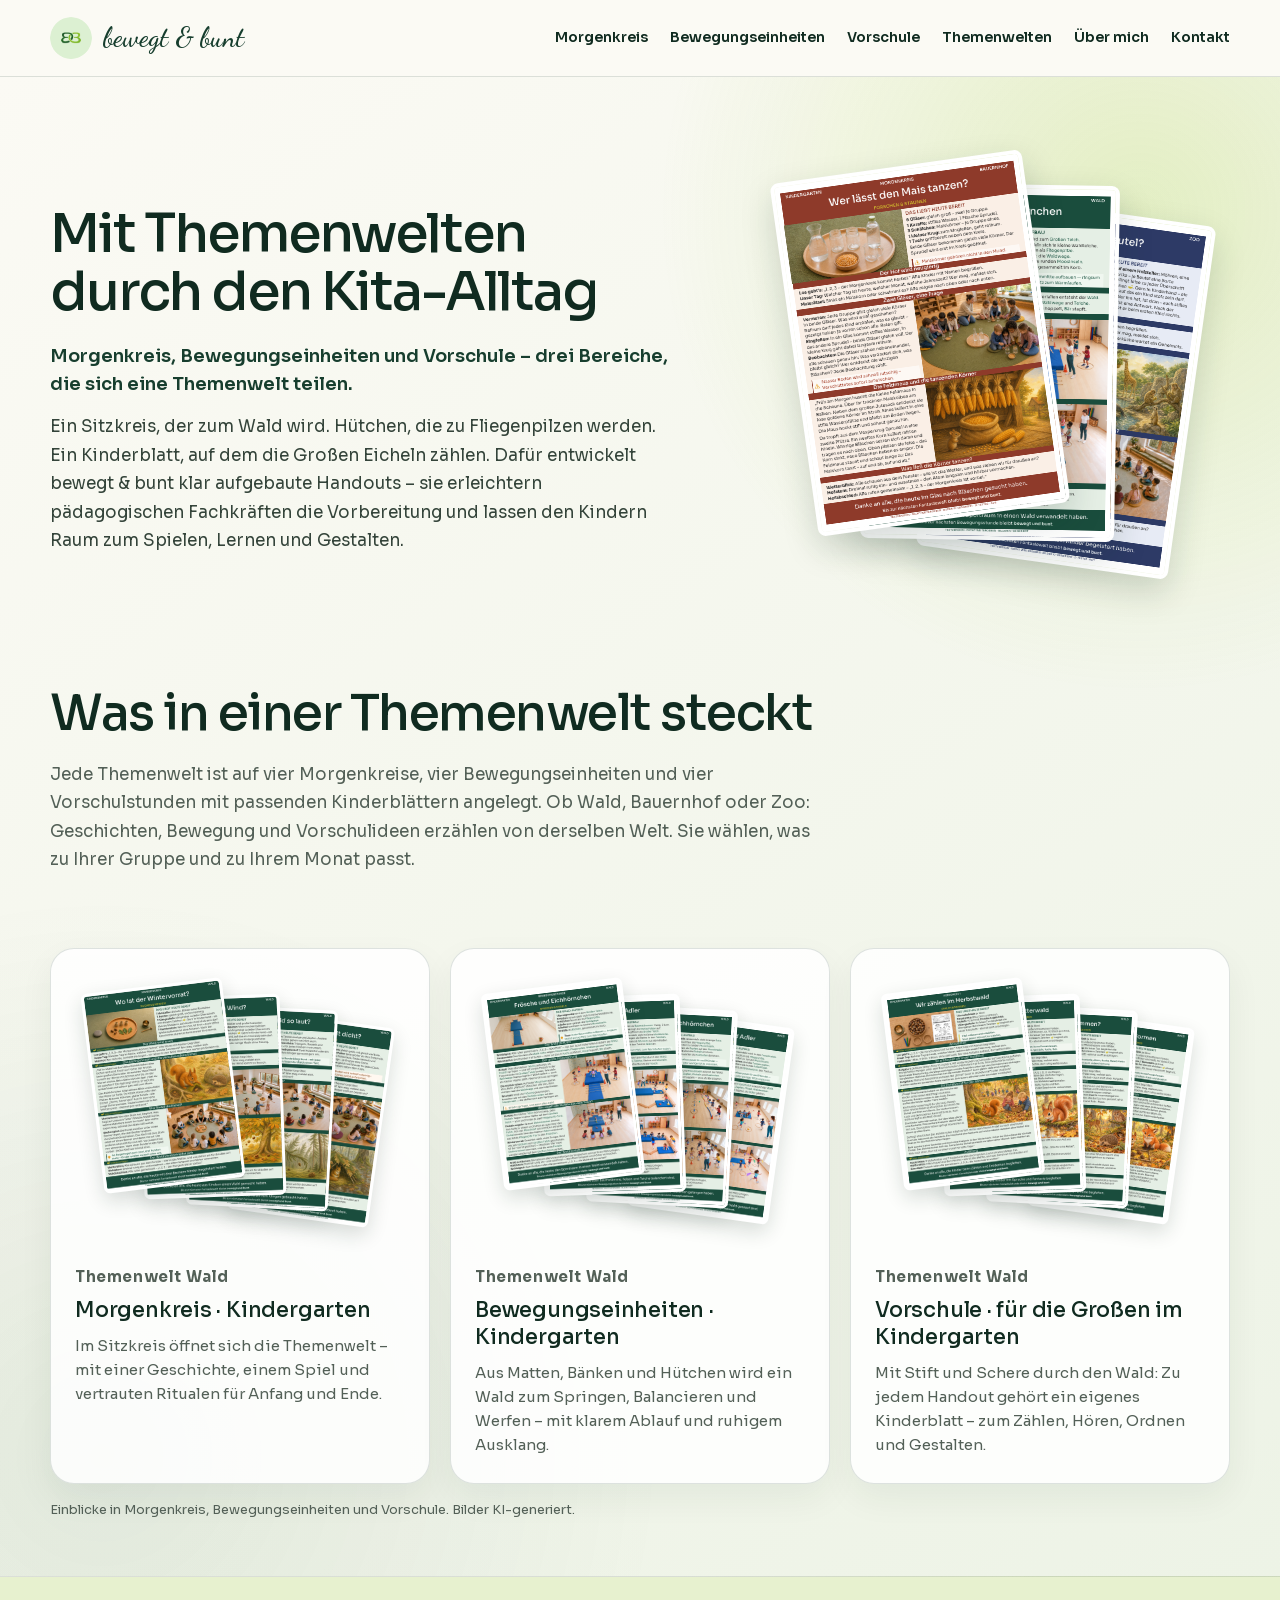
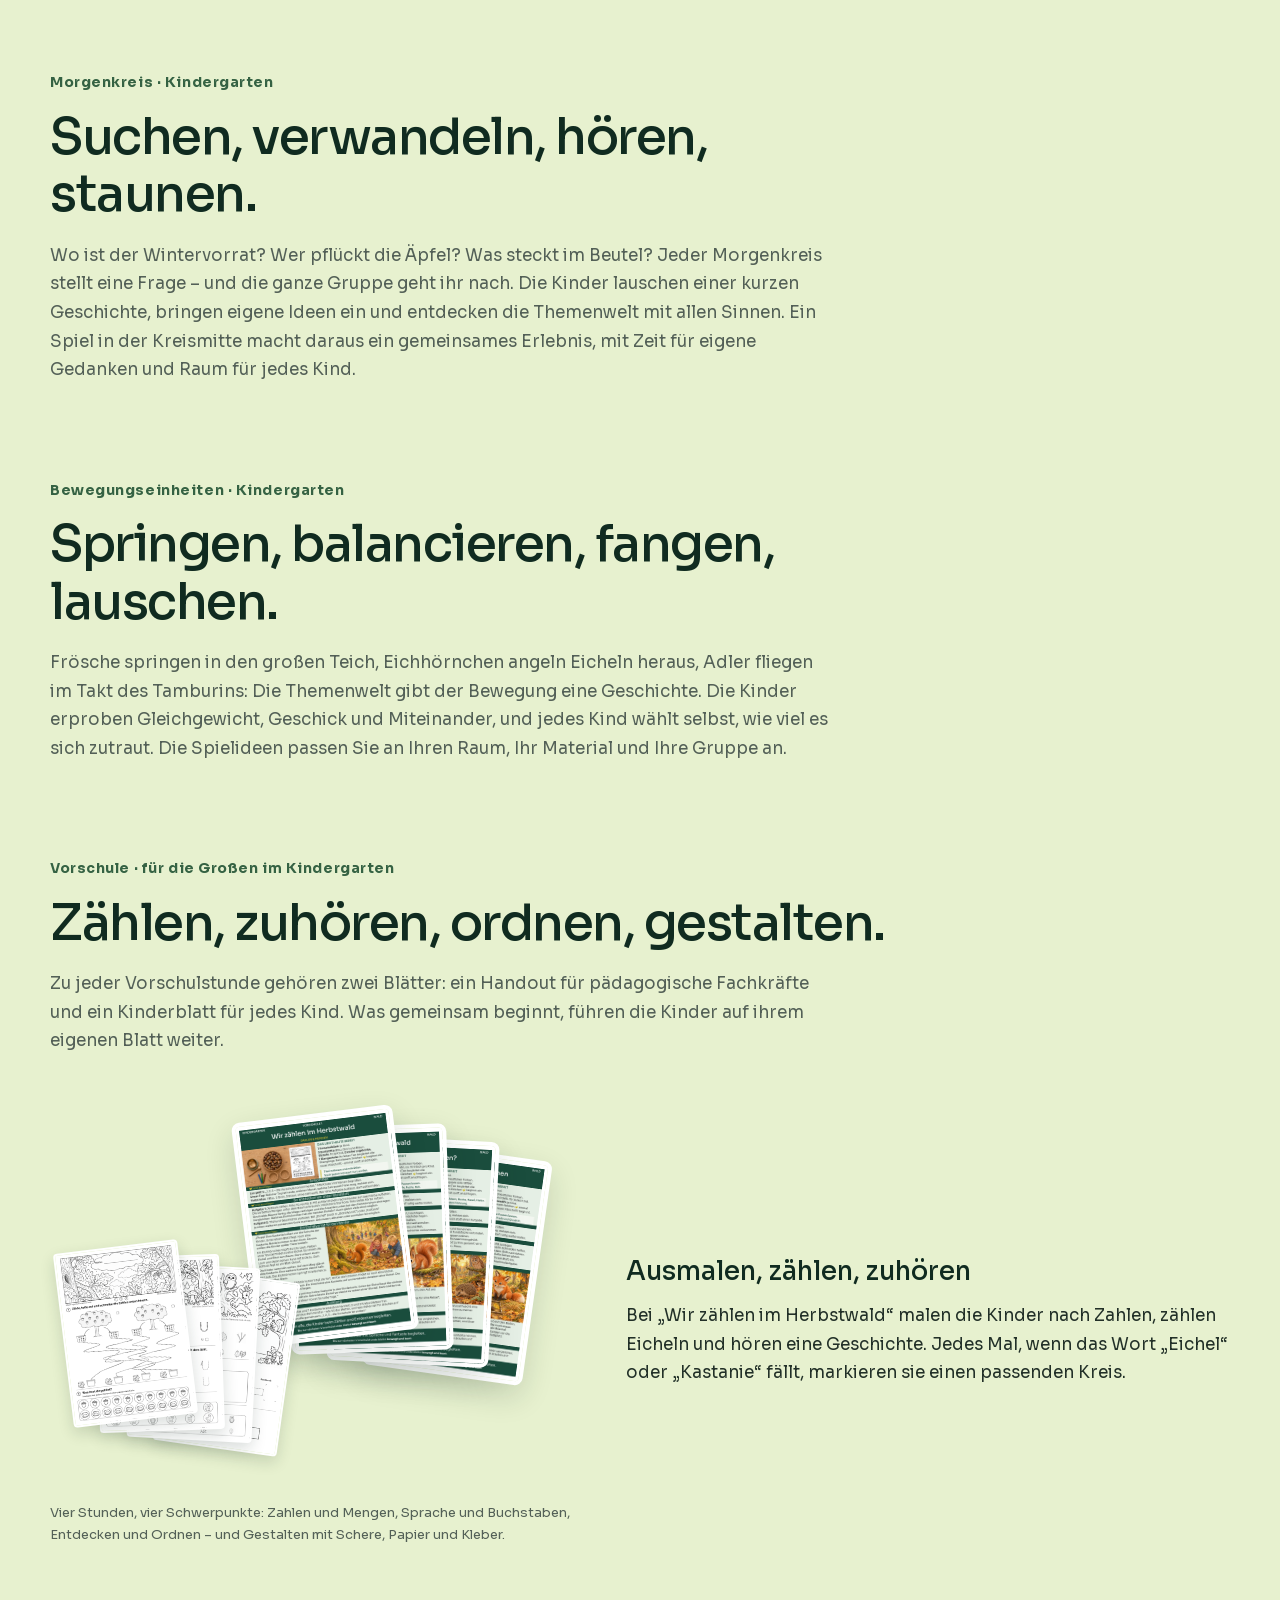
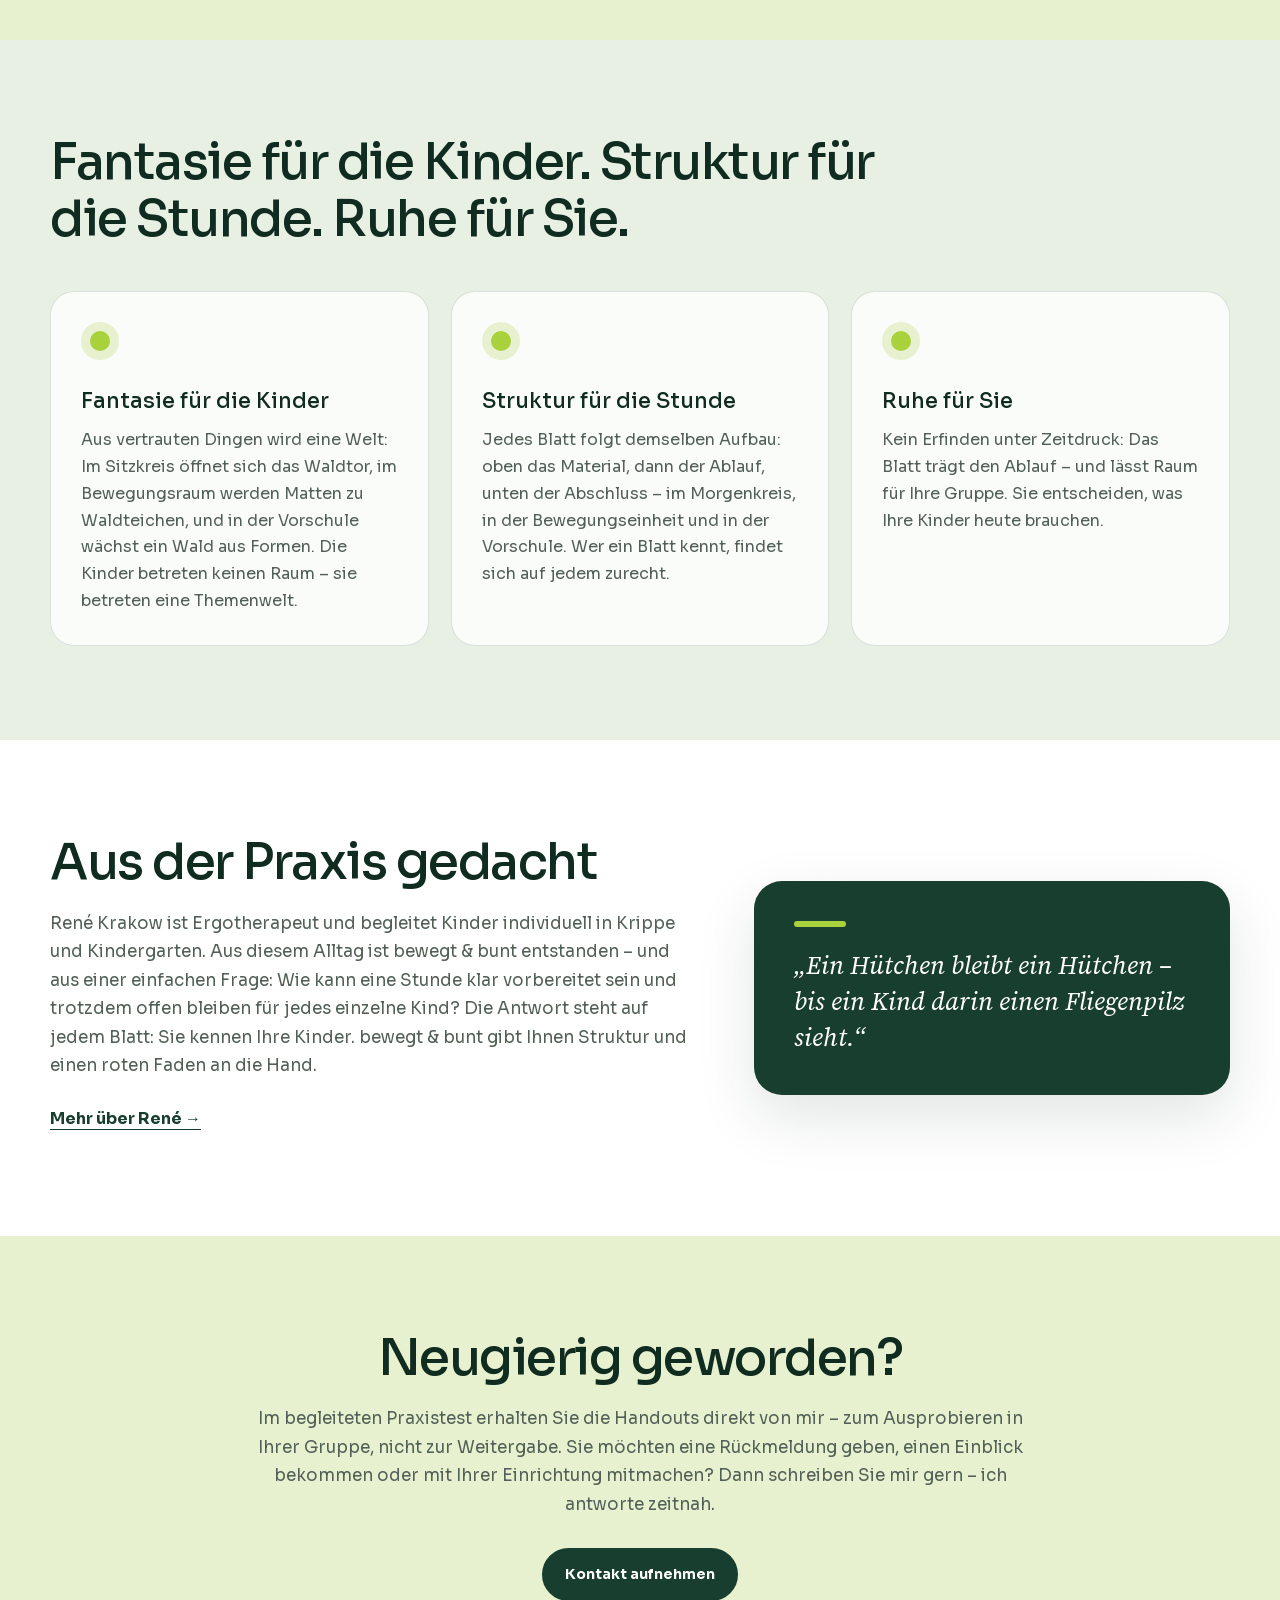
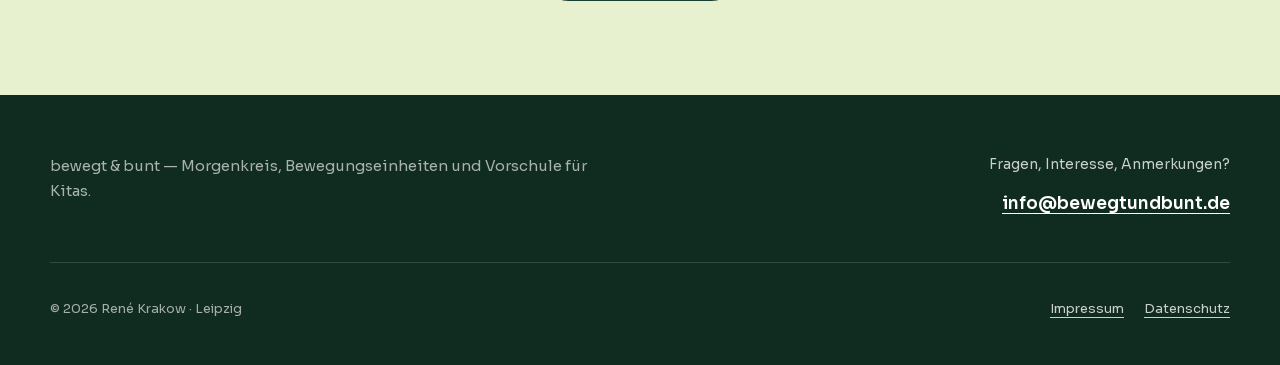
<file: index.html>
<!DOCTYPE html>
<html lang="de">
<head>
  <meta charset="UTF-8" />
  <meta name="viewport" content="width=device-width, initial-scale=1.0" />
  <meta name="theme-color" content="#173e2e" />
  <title>bewegt &amp; bunt — Morgenkreis, Bewegungseinheiten und Vorschule für Kitas</title>
  <meta name="description" content="Klar aufgebaute Handouts für Morgenkreis, Bewegungseinheiten und Vorschule – verbunden durch eine gemeinsame Themenwelt, gedacht für pädagogische Fachkräfte im Kita-Alltag." />
  <link rel="stylesheet" href="assets/fonts/fonts.css" />
  <style>
    :root {
      --forest: #173e2e;
      --forest-deep: #102b20;
      --moss: #356243;
      --leaf: #a8d13b;
      --leaf-soft: #e7f1cf;
      --mist: #e8f0e4;
      --cream: #fbfaf4;
      --paper: #ffffff;
      --clay: #87502f;
      --ink: #223028;
      --muted: #536057;
      --line: rgba(23, 62, 46, 0.14);
      --shadow: 0 22px 60px rgba(16, 43, 32, 0.12);
      --max: 1180px;
    }

    *, *::before, *::after { box-sizing: border-box; }
    html { scroll-behavior: smooth; scroll-padding-top: 104px; scroll-padding-bottom: 16px; }
    body {
      margin: 0;
      overflow-x: hidden;
      background: var(--cream);
      color: var(--ink);
      font-family: 'Sora', -apple-system, BlinkMacSystemFont, sans-serif;
      font-size: 16px;
      line-height: 1.68;
      -webkit-font-smoothing: antialiased;
    }
    img { display: block; max-width: 100%; }
    a { color: inherit; }
    :focus-visible {
      outline: 3px solid var(--forest-deep);
      outline-offset: 4px;
      box-shadow: 0 0 0 4px var(--cream);
    }
    .dark :focus-visible, .footer :focus-visible { outline-color: var(--leaf); box-shadow: none; }
    h1, h2, h3, p, blockquote { margin-top: 0; }
    h1, h2, h3 { color: var(--forest-deep); font-weight: 500; }
    h1, h2, h3, p, a { overflow-wrap: break-word; }

    .nav-shell {
      position: sticky;
      top: 0;
      z-index: 100;
      border-bottom: 1px solid var(--line);
      background: rgba(251, 250, 244, 0.97);
      backdrop-filter: blur(12px);
    }
    .nav {
      width: min(var(--max), calc(100% - 48px));
      min-height: 76px;
      margin: 0 auto;
      display: flex;
      align-items: center;
      justify-content: space-between;
      gap: 28px;
    }
    .brand {
      display: inline-flex;
      align-items: center;
      gap: 11px;
      min-height: 44px;
      color: var(--forest);
      text-decoration: none;
      white-space: nowrap;
    }
    .brand img { width: 42px; height: 42px; border-radius: 50%; }
    .brand span { font-family: 'Dancing Script', cursive; font-size: 27px; font-weight: 600; }
    .nav-links { display: flex; flex-wrap: wrap; align-items: center; justify-content: flex-end; gap: 0 22px; }
    .nav-links a {
      min-height: 44px;
      display: inline-flex;
      align-items: center;
      color: var(--forest-deep);
      font-size: 14px;
      font-weight: 600;
      text-decoration: none;
      text-underline-offset: 5px;
      white-space: nowrap;
    }
    .nav-links a:hover { text-decoration: underline; }

    .hero {
      position: relative;
      overflow: hidden;
      border-bottom: 1px solid var(--line);
      background:
        radial-gradient(circle at 89% 9%, rgba(168, 209, 59, 0.24), transparent 27%),
        radial-gradient(circle at 8% 92%, rgba(53, 98, 67, 0.09), transparent 31%),
        linear-gradient(145deg, #fbfaf4 0%, #edf3e6 100%);
    }
    .hero-inner {
      width: min(var(--max), calc(100% - 48px));
      margin: 0 auto;
      padding: 64px 0 56px;
    }
    h1 {
      margin-bottom: 22px;
      font-size: clamp(40px, 4.2vw, 56px);
      color: var(--forest-deep);
      line-height: 1.07;
      letter-spacing: -0.04em;
    }
    .hero-top {
      margin-bottom: 36px;
      display: grid;
      grid-template-columns: minmax(0, 1fr) minmax(0, 470px);
      gap: 48px;
      align-items: center;
    }
    .hero-copy { max-width: 620px; }
    .nowrap { white-space: nowrap; }
    .hero-fan { position: relative; width: 100%; aspect-ratio: 470 / 480; }
    .hero-fan img {
      position: absolute;
      width: 54%;
      height: auto;
      border: 4px solid white;
      border-radius: 8px;
      background: white;
      box-shadow: 0 14px 34px rgba(16, 43, 32, 0.18);
    }
    .hero-fan-back { z-index: 1; left: 38%; top: 14%; transform: rotate(8deg); }
    .hero-fan-middle { z-index: 2; left: 22%; top: 9%; transform: rotate(1deg); }
    .hero-fan-front { z-index: 3; left: 7%; top: 5%; transform: rotate(-8deg); }
    .positioning {
      max-width: 700px;
      margin-bottom: 14px;
      color: var(--forest);
      font-size: 18px;
      font-weight: 600;
      line-height: 1.55;
    }
    .hero-text {
      max-width: 700px;
      margin-bottom: 0;
      color: #34443a;
      font-size: 17px;
    }

    .area-grid { display: grid; grid-template-columns: repeat(3, minmax(0, 1fr)); gap: 20px; }
    .area-card {
      min-width: 0;
      padding: 22px 24px 18px;
      border: 1px solid var(--line);
      border-radius: 24px;
      display: flex;
      flex-direction: column;
      background: rgba(255, 255, 255, 0.86);
      box-shadow: 0 14px 35px rgba(16, 43, 32, 0.06);
    }
    .area-thumbs {
      position: relative;
      aspect-ratio: 330 / 280;
      margin-bottom: 14px;
    }
    .area-thumbs img {
      position: absolute;
      top: 0;
      width: 43%;
      height: auto;
      border: 3px solid white;
      border-radius: 6px;
      background: white;
      box-shadow: 0 8px 20px rgba(16, 43, 32, 0.16);
    }
    /* umgekehrte Überdeckung gegenüber A01: das erste Bild liegt vorn */
    .area-thumbs img:nth-child(1) { z-index: 4; left: 5%; top: 5%; transform: rotate(-7deg); }
    .area-thumbs img:nth-child(2) { z-index: 3; left: 20%; top: 9%; transform: rotate(-2deg); }
    .area-thumbs img:nth-child(3) { z-index: 2; left: 35%; top: 13%; transform: rotate(3deg); }
    .area-thumbs img:nth-child(4) { z-index: 1; left: 50%; top: 17%; transform: rotate(8deg); }
    .area-world { margin: 0 0 4px; color: var(--moss); font-size: 12px; font-weight: 700; letter-spacing: 0.04em; }
    .area-card h2 { margin-bottom: 10px; font-size: 21px; line-height: 1.3; letter-spacing: -0.01em; }
    .area-card p { margin-bottom: 8px; color: var(--muted); font-size: 15px; line-height: 1.6; }
    .area-caption {
      margin: 16px 0 0;
      color: var(--muted);
      font-size: 13px;
      line-height: 1.55;
    }

    .section { padding: 94px 0; }
    .section-inner { width: min(var(--max), calc(100% - 48px)); margin: 0 auto; }
    .section-heading { max-width: 850px; margin-bottom: 42px; }
    .section h2 {
      margin-bottom: 18px;
      font-size: clamp(32px, 4vw, 50px);
      line-height: 1.15;
      letter-spacing: -0.03em;
    }
    .section h3 { line-height: 1.3; }
    .themenwelt-overview .section-heading, .angebot-erklaerung .section-heading { margin-bottom: 0; }
    .section.angebot-erklaerung { padding-bottom: 0; }
    .angebot-erklaerung .section-intro { margin-bottom: 0; }
    .hero .themenwelt-overview { padding: 28px 0 56px; }
    .hero .themenwelt-overview .section-inner { width: 100%; }
    .section-intro { max-width: 780px; color: var(--muted); font-size: 17px; }
    .kicker {
      margin-bottom: 14px;
      color: var(--moss);
      font-size: 14px;
      font-weight: 700;
      letter-spacing: 0.04em;
    }
    .pale { background: var(--mist); }
    .white { background: var(--paper); }
    .soft { background: var(--leaf-soft); }
    .dark { background: var(--forest); color: white; }
    .dark h2, .dark h3, .dark .kicker { color: white; }
    .anchor-alias { display: block; height: 0; }


    .kinderblatt {
      display: grid;
      grid-template-columns: minmax(0, 520px) minmax(0, 1fr);
      gap: 56px;
      align-items: center;
    }
    .kinderblatt-figure { margin: 0; }
    .vorschule-preview { position: relative; width: 100%; aspect-ratio: 520 / 390; }
    .worksheet-fan { position: absolute; aspect-ratio: 520 / 470; }
    .kinderblatt-fan { z-index: 2; width: 50%; left: 0; top: 35%; }
    .vorschule-handout-fan { z-index: 1; width: 65%; right: 1%; top: 0; }
    .worksheet-fan img {
      position: absolute;
      height: auto;
      border: 4px solid white;
      border-radius: 8px;
      background: white;
      box-shadow: 0 12px 30px rgba(16, 43, 32, 0.16);
    }
    .worksheet-fan img:nth-child(1) { z-index: 4; width: 48%; left: 5%; top: 5%; transform: rotate(-7deg); }
    .worksheet-fan img:nth-child(2) { z-index: 3; width: 48%; left: 18%; top: 9%; transform: rotate(-2deg); }
    .worksheet-fan img:nth-child(3) { z-index: 2; width: 48%; left: 31%; top: 13%; transform: rotate(3deg); }
    .worksheet-fan img:nth-child(4) { z-index: 1; width: 48%; left: 44%; top: 17%; transform: rotate(8deg); }
    .kinderblatt-fan img { border-width: 2px; border-radius: 4px; box-shadow: 0 6px 15px rgba(16, 43, 32, 0.16); }
    .kinderblatt-figure figcaption { margin-top: 14px; color: var(--muted); font-size: 13px; }
    .kinderblatt-copy h3 { margin-bottom: 14px; font-size: 26px; line-height: 1.25; }
    .kinderblatt-copy p { color: var(--ink); font-size: 17px; }
    .kinderblatt-copy p:last-child { margin-bottom: 0; }

    .three-grid { display: grid; grid-template-columns: repeat(3, 1fr); gap: 22px; }
    .feature-card {
      min-height: 290px;
      padding: 30px;
      border: 1px solid var(--line);
      border-radius: 24px;
      background: rgba(255,255,255,0.78);
    }
    .feature-mark {
      width: 38px;
      height: 38px;
      margin-bottom: 28px;
      border: 9px solid var(--leaf-soft);
      border-radius: 50%;
      background: var(--leaf);
    }
    .feature-card h3 { margin-bottom: 12px; font-size: 21px; }
    .feature-card p { margin-bottom: 0; color: var(--muted); }

    .steps-grid { display: grid; grid-template-columns: repeat(4, 1fr); gap: 16px; }
    .step-card {
      position: relative;
      padding: 28px 24px 25px;
      border: 1px solid var(--line);
      border-radius: 20px;
      background: var(--paper);
    }
    .step-card::before {
      content: '';
      display: block;
      width: 30px;
      height: 6px;
      margin-bottom: 20px;
      border-radius: 999px;
      background: var(--leaf);
    }
    .step-card h3 { margin-bottom: 10px; font-size: 18px; }
    .step-card p { margin-bottom: 0; color: var(--muted); font-size: 15px; }
    .types-heading { margin-top: 70px; }
    .type-grid { display: grid; grid-template-columns: repeat(2, 1fr); gap: 18px; }
    .type-card {
      padding: 25px 27px;
      border: 1px solid var(--line);
      border-radius: 20px;
      background: rgba(255,255,255,0.7);
    }
    .type-card h3 { margin-bottom: 9px; font-size: 19px; }
    .type-card p { margin-bottom: 0; color: var(--muted); }
    .section-close { max-width: 820px; margin: 32px 0 0; color: var(--muted); font-weight: 600; }

    .dark .section-intro { color: rgba(255,255,255,0.78); }
    .ritual-grid { display: grid; grid-template-columns: repeat(4, 1fr); gap: 16px; }
    .ritual-step { padding: 0 8px 0 0; }
    .ritual-dot {
      width: 48px;
      height: 48px;
      margin-bottom: 23px;
      border: 7px solid var(--forest);
      border-radius: 50%;
      background: var(--leaf);
      box-shadow: 0 0 0 5px rgba(255,255,255,0.14);
    }
    .ritual-step h3 { margin-bottom: 10px; font-size: 18px; }
    .ritual-step p { margin-bottom: 0; color: rgba(255,255,255,0.78); font-size: 15px; }

    .world-grid { display: grid; grid-template-columns: repeat(3, 1fr); gap: 20px; }
    .world-card {
      padding: 30px;
      border: 1px solid var(--line);
      border-radius: 24px;
      background: var(--paper);
    }
    .world-card h3 { margin-bottom: 12px; font-size: 23px; }
    .world-card p { margin-bottom: 0; color: var(--muted); }

    .practice-grid { display: grid; grid-template-columns: 1.15fr 0.85fr; gap: 60px; align-items: center; }
    .practice-copy p { color: var(--muted); font-size: 17px; }
    .text-link {
      min-height: 44px;
      display: inline-flex;
      align-items: center;
      color: var(--forest);
      font-weight: 700;
      text-underline-offset: 5px;
    }
    .quote-card {
      padding: 40px;
      border-radius: 28px;
      background: var(--forest);
      color: white;
      box-shadow: var(--shadow);
    }
    .quote-mark { width: 52px; height: 6px; border-radius: 999px; background: var(--leaf); }
    .quote-card blockquote {
      margin: 20px 0 0;
      font-family: 'Source Serif 4', serif;
      font-size: 25px;
      font-style: italic;
      line-height: 1.45;
    }

    .button {
      min-height: 50px;
      padding: 13px 21px;
      border: 2px solid var(--forest);
      border-radius: 999px;
      display: inline-flex;
      align-items: center;
      justify-content: center;
      font-size: 14px;
      font-weight: 700;
      text-decoration: none;
    }
    .button-primary { background: var(--forest); color: white; }
    .button-primary:hover { background: var(--forest-deep); }

    .cta-section { text-align: center; background: var(--leaf-soft); }
    .cta-section .section-heading { margin: 0 auto 28px; }
    .cta-section .section-intro { margin: 0 auto; }

    .footer { padding: 58px 0 34px; background: var(--forest-deep); color: rgba(255,255,255,0.78); }
    .footer-inner { width: min(var(--max), calc(100% - 48px)); margin: 0 auto; }
    .footer-top { display: flex; align-items: flex-start; justify-content: space-between; gap: 40px; padding-bottom: 35px; }
    .footer-claim { max-width: 540px; margin: 0; font-size: 15px; color: rgba(255,255,255,0.64); }
    .footer-contact { text-align: right; }
    .footer-contact p { margin: 0 0 6px; font-size: 14px; }
    .footer-contact a { min-height: 44px; display: inline-flex; align-items: center; color: white; font-size: 17px; font-weight: 600; text-underline-offset: 4px; }
    .footer-bottom {
      padding-top: 24px;
      border-top: 1px solid rgba(255,255,255,0.14);
      display: flex;
      justify-content: space-between;
      align-items: center;
      gap: 24px;
      color: rgba(255,255,255,0.62);
      font-size: 13px;
    }
    .legal { display: flex; gap: 20px; }
    .legal a { min-height: 44px; display: inline-flex; align-items: center; color: rgba(255,255,255,0.78); text-underline-offset: 4px; }

    @media (prefers-reduced-motion: reduce) {
      html { scroll-behavior: auto; }
    }

    @media (max-width: 1150px) {
      .nav-links { gap: 0 18px; }
      .three-grid { grid-template-columns: minmax(0, 1fr); }
      .feature-card { min-height: auto; }
      .steps-grid, .ritual-grid { grid-template-columns: repeat(2, 1fr); gap: 28px; }
      .practice-grid { grid-template-columns: 1fr; gap: 34px; }
    }

    @media (max-width: 1000px) {
      .area-grid { grid-template-columns: minmax(0, 1fr); gap: 16px; }
      .area-card {
        display: grid;
        grid-template-columns: 250px minmax(0, 1fr);
        grid-template-rows: auto auto 1fr;
        column-gap: 26px;
        align-items: start;
      }
      .area-thumbs { grid-row: 1 / span 3; margin: 0; }
    }

    @media (max-width: 900px) {
      .hero-top { grid-template-columns: minmax(0, 1fr); gap: 28px; }
      .hero-copy { max-width: 700px; }
      .hero-fan { width: min(100%, 440px); margin: 0 auto; }
      .kinderblatt { grid-template-columns: minmax(0, 1fr); gap: 28px; }
      .kinderblatt-figure { width: min(100%, 520px); }
    }

    @media (max-width: 860px) {
      html { scroll-padding-top: 128px; }
      .nav {
        width: min(var(--max), calc(100% - 34px));
        padding: 10px 0;
        align-items: flex-start;
      }
      .brand img { width: 36px; height: 36px; }
      .brand span { font-size: 23px; }
      .nav-links { max-width: 520px; gap: 0 17px; }
      .nav-links a { font-size: 13px; }
      .type-grid, .world-grid { grid-template-columns: 1fr; }
    }


    @media (max-width: 620px) {
      html { scroll-padding-top: 12px; }
      .nav-shell { position: static; }
      .nav { display: block; padding: 10px 0 6px; }
      .brand { margin-bottom: 2px; }
      .nav-links {
        max-width: 100%;
        display: grid;
        grid-template-columns: repeat(3, max-content);
        justify-content: flex-start;
        gap: 0 15px;
      }
      .nav-links a { font-size: 12px; }
      .hero-inner { width: min(100% - 34px, var(--max)); padding: 40px 0 34px; }
      .hero-top { margin-bottom: 28px; }
      h1 { max-width: 100%; font-size: clamp(30px, 9.5vw, 42px); }
      .hero-copy h1 { margin-bottom: 18px; }
      .positioning, .hero-text { font-size: 16px; }
      .area-card { display: flex; align-items: stretch; padding: 16px 18px 12px; border-radius: 20px; }
      .area-thumbs { margin-bottom: 10px; }
      .kinderblatt-copy h3 { font-size: 22px; }
      .kinderblatt-copy p { font-size: 16px; }
      .area-card h2 { font-size: 19px; }
      .area-caption { font-size: 12px; }
      .section { padding: 70px 0; }
      .section-inner { width: min(100% - 34px, var(--max)); }
      .section-heading { margin-bottom: 32px; }
      .section h2 { font-size: 32px; }
      .feature-card { padding: 25px; }
      .steps-grid, .ritual-grid { grid-template-columns: 1fr; }
      .step-card { padding: 24px 22px; }
      .ritual-step {
        display: grid;
        grid-template-columns: 42px 1fr;
        column-gap: 17px;
      }
      .ritual-dot { grid-row: 1 / span 2; width: 38px; height: 38px; margin-top: 2px; border-width: 5px; }
      .ritual-step p { grid-column: 2; }
      .type-card, .world-card { padding: 23px; }
      .quote-card { padding: 31px 25px; }
      .quote-card blockquote { font-size: 22px; }
      .footer-top, .footer-bottom { flex-direction: column; }
      .footer-bottom { align-items: flex-start; gap: 4px; }
      .footer-contact { text-align: left; }
    }
    @media (max-width: 359px) {
      .nav-links { grid-template-columns: repeat(2, max-content); }
      .section h2 { font-size: 29px; }
    }
  </style>
</head>
<body>
  <header class="nav-shell">
    <nav class="nav" aria-label="Hauptnavigation">
      <a class="brand" href="/">
        <img src="assets/images/logo.png" alt="" width="1024" height="1024" />
        <span>bewegt &amp; bunt</span>
      </a>
      <div class="nav-links">
        <a href="#morgenkreis">Morgenkreis</a>
        <a href="#bewegungseinheiten">Bewegungseinheiten</a>
        <a href="#vorschule">Vorschule</a>
        <a href="#themenwelten">Themenwelten</a>
        <a href="/about.html">Über mich</a>
        <a href="/contact.html">Kontakt</a>
      </div>
    </nav>
  </header>

  <main>
    <section class="hero" aria-labelledby="hero-title">
      <div class="hero-inner">
        <div class="hero-top">
          <div class="hero-copy">
            <h1 id="hero-title">Mit Themenwelten durch den <span class="nowrap">Kita-Alltag</span></h1>
            <p class="positioning">Morgenkreis, Bewegungseinheiten und Vorschule – drei Bereiche, die sich eine Themenwelt teilen.</p>
            <p class="hero-text">Ein Sitzkreis, der zum Wald wird. Hütchen, die zu Fliegenpilzen werden. Ein Kinderblatt, auf dem die Großen Eicheln zählen. Dafür entwickelt bewegt &amp; bunt klar aufgebaute Handouts – sie erleichtern pädagogischen Fachkräften die Vorbereitung und lassen den Kindern Raum zum Spielen, Lernen und Gestalten.</p>
          </div>
          <div class="hero-fan">
            <img class="hero-fan-back" src="assets/previews/a03/morgenkreis-zoo-01.png" alt="" width="380" height="538" decoding="async" />
            <img class="hero-fan-middle" src="assets/handouts/sport-wald-01-kiga.png" alt="" width="380" height="538" decoding="async" />
            <img class="hero-fan-front" src="assets/previews/a04/morgenkreis-bauernhof-04.png" alt="" width="380" height="538" decoding="async" />
          </div>
        </div>

        <section class="section themenwelt-overview" id="themenwelten" aria-labelledby="themenwelten-title">
          <div class="section-inner">
            <div class="section-heading">
              <h2 id="themenwelten-title">Was in einer Themenwelt steckt</h2>
              <p class="section-intro">Jede Themenwelt ist auf vier Morgenkreise, vier Bewegungseinheiten und vier Vorschulstunden mit passenden Kinderblättern angelegt. Ob Wald, Bauernhof oder Zoo: Geschichten, Bewegung und Vorschulideen erzählen von derselben Welt. Sie wählen, was zu Ihrer Gruppe und zu Ihrem Monat passt.</p>
            </div>
          </div>
        </section>

        <section class="areas" id="bereiche" aria-label="Drei Bereiche entdecken">
          <div class="area-grid">
            <article class="area-card">
              <div class="area-thumbs">
                <img src="assets/handouts/morgenkreis-wald-1-wintervorrat-kiga.png" alt="" width="380" height="544" decoding="async" />
                <img src="assets/handouts/morgenkreis-wald-2-wind-kiga.png" alt="" width="380" height="544" decoding="async" />
                <img src="assets/handouts/morgenkreis-wald-3-laut-kiga.png" alt="" width="380" height="544" decoding="async" />
                <img src="assets/handouts/morgenkreis-wald-4-dach-kiga.png" alt="" width="380" height="544" decoding="async" />
              </div>
              <p class="area-world">Themenwelt Wald</p>
              <h2>Morgenkreis · Kindergarten</h2>
              <p>Im Sitzkreis öffnet sich die Themenwelt – mit einer Geschichte, einem Spiel und vertrauten Ritualen für Anfang und Ende.</p>
            </article>
            <article class="area-card">
              <div class="area-thumbs">
                <img src="assets/handouts/sport-wald-01-kiga.png" alt="" width="380" height="538" decoding="async" />
                <img src="assets/handouts/sport-wald-02-kiga.png" alt="" width="380" height="538" decoding="async" />
                <img src="assets/handouts/sport-wald-03-kiga.png" alt="" width="380" height="538" decoding="async" />
                <img src="assets/handouts/sport-wald-04-kiga.png" alt="" width="380" height="538" decoding="async" />
              </div>
              <p class="area-world">Themenwelt Wald</p>
              <h2>Bewegungseinheiten · Kindergarten</h2>
              <p>Aus Matten, Bänken und Hütchen wird ein Wald zum Springen, Balancieren und Werfen – mit klarem Ablauf und ruhigem Ausklang.</p>
            </article>
            <article class="area-card">
              <div class="area-thumbs">
                <img src="assets/handouts/vorschule-wald-01.png" alt="" width="380" height="538" decoding="async" />
                <img src="assets/handouts/vorschule-wald-02.png" alt="" width="380" height="538" decoding="async" />
                <img src="assets/handouts/vorschule-wald-03.png" alt="" width="380" height="538" decoding="async" />
                <img src="assets/handouts/vorschule-wald-04.png" alt="" width="380" height="538" decoding="async" />
              </div>
              <p class="area-world">Themenwelt Wald</p>
              <h2>Vorschule · für die Großen im Kindergarten</h2>
              <p>Mit Stift und Schere durch den Wald: Zu jedem Handout gehört ein eigenes Kinderblatt – zum Zählen, Hören, Ordnen und Gestalten.</p>
            </article>
          </div>
          <p class="area-caption">Einblicke in Morgenkreis, Bewegungseinheiten und Vorschule. Bilder KI-generiert.</p>
        </section>
      </div>
    </section>

    <section class="section soft angebot-erklaerung" id="morgenkreis" aria-labelledby="morgenkreis-title">
      <div class="section-inner">
        <div class="section-heading">
          <p class="kicker">Morgenkreis · Kindergarten</p>
          <h2 id="morgenkreis-title">Suchen, verwandeln, hören, staunen.</h2>
          <p class="section-intro">Wo ist der Wintervorrat? Wer pflückt die Äpfel? Was steckt im Beutel? Jeder Morgenkreis stellt eine Frage – und die ganze Gruppe geht ihr nach. Die Kinder lauschen einer kurzen Geschichte, bringen eigene Ideen ein und entdecken die Themenwelt mit allen Sinnen. Ein Spiel in der Kreismitte macht daraus ein gemeinsames Erlebnis, mit Zeit für eigene Gedanken und Raum für jedes Kind.</p>
        </div>
      </div>
    </section>

    <section class="section soft angebot-erklaerung" id="bewegungseinheiten" aria-labelledby="bewegungseinheiten-title">
      <span class="anchor-alias" id="bewegungsstunden"></span>
      <div class="section-inner">
        <div class="section-heading">
          <p class="kicker">Bewegungseinheiten · Kindergarten</p>
          <h2 id="bewegungseinheiten-title">Springen, balancieren, fangen, lauschen.</h2>
          <p class="section-intro">Frösche springen in den großen Teich, Eichhörnchen angeln Eicheln heraus, Adler fliegen im Takt des Tamburins: Die Themenwelt gibt der Bewegung eine Geschichte. Die Kinder erproben Gleichgewicht, Geschick und Miteinander, und jedes Kind wählt selbst, wie viel es sich zutraut. Die Spielideen passen Sie an Ihren Raum, Ihr Material und Ihre Gruppe an.</p>
        </div>
      </div>
    </section>

    <section class="section soft" id="vorschule" aria-labelledby="vorschule-title">
      <div class="section-inner">
        <div class="section-heading">
          <p class="kicker">Vorschule · für die Großen im Kindergarten</p>
          <h2 id="vorschule-title">Zählen, zuhören, ordnen, gestalten.</h2>
          <p class="section-intro">Zu jeder Vorschulstunde gehören zwei Blätter: ein Handout für pädagogische Fachkräfte und ein Kinderblatt für jedes Kind. Was gemeinsam beginnt, führen die Kinder auf ihrem eigenen Blatt weiter.</p>
        </div>

        <div class="kinderblatt">
          <figure class="kinderblatt-figure">
            <div class="vorschule-preview">
              <div class="worksheet-fan vorschule-handout-fan">
                <img src="assets/handouts/vorschule-wald-01.png" alt="" width="380" height="538" loading="lazy" decoding="async" />
                <img src="assets/handouts/vorschule-wald-02.png" alt="" width="380" height="538" loading="lazy" decoding="async" />
                <img src="assets/handouts/vorschule-wald-03.png" alt="" width="380" height="538" loading="lazy" decoding="async" />
                <img src="assets/handouts/vorschule-wald-04.png" alt="" width="380" height="538" loading="lazy" decoding="async" />
              </div>
              <div class="worksheet-fan kinderblatt-fan">
              <img src="assets/previews/a03/kinderblatt-wald-01.png" alt="Kinderblatt „Wir zählen im Herbstwald“ mit Zahlenbild, Zählaufgabe und Höraufgabe" width="380" height="538" loading="lazy" decoding="async" />
              <img src="assets/previews/a03/kinderblatt-wald-02.png" alt="" width="380" height="538" loading="lazy" decoding="async" />
              <img src="assets/previews/a03/kinderblatt-wald-03.png" alt="" width="380" height="538" loading="lazy" decoding="async" />
              <img src="assets/previews/a03/kinderblatt-wald-04.png" alt="" width="380" height="538" loading="lazy" decoding="async" />
              </div>
            </div>
            <figcaption>Vier Stunden, vier Schwerpunkte: Zahlen und Mengen, Sprache und Buchstaben, Entdecken und Ordnen – und Gestalten mit Schere, Papier und Kleber.</figcaption>
          </figure>
          <div class="kinderblatt-copy">
            <h3>Ausmalen, zählen, zuhören</h3>
            <p>Bei „Wir zählen im Herbstwald“ malen die Kinder nach Zahlen, zählen Eicheln und hören eine Geschichte. Jedes Mal, wenn das Wort „Eichel“ oder „Kastanie“ fällt, markieren sie einen passenden Kreis.</p>
          </div>
        </div>
      </div>
    </section>

    <section class="section pale" aria-labelledby="verbindet-title">
      <div class="section-inner">
        <div class="section-heading">
          <h2 id="verbindet-title">Fantasie für die Kinder. Struktur für die Stunde. Ruhe für Sie.</h2>
        </div>
        <div class="three-grid">
          <article class="feature-card">
            <div class="feature-mark" aria-hidden="true"></div>
            <h3>Fantasie für die Kinder</h3>
            <p>Aus vertrauten Dingen wird eine Welt: Im Sitzkreis öffnet sich das Waldtor, im Bewegungsraum werden Matten zu Waldteichen, und in der Vorschule wächst ein Wald aus Formen. Die Kinder betreten keinen Raum – sie betreten eine Themenwelt.</p>
          </article>
          <article class="feature-card">
            <div class="feature-mark" aria-hidden="true"></div>
            <h3>Struktur für die Stunde</h3>
            <p>Jedes Blatt folgt demselben Aufbau: oben das Material, dann der Ablauf, unten der Abschluss – im Morgenkreis, in der Bewegungseinheit und in der Vorschule. Wer ein Blatt kennt, findet sich auf jedem zurecht.</p>
          </article>
          <article class="feature-card">
            <div class="feature-mark" aria-hidden="true"></div>
            <h3>Ruhe für Sie</h3>
            <p>Kein Erfinden unter Zeitdruck: Das Blatt trägt den Ablauf – und lässt Raum für Ihre Gruppe. Sie entscheiden, was Ihre Kinder heute brauchen.</p>
          </article>
        </div>
      </div>
    </section>

    <section class="section white" aria-labelledby="praxis-title">
      <div class="section-inner practice-grid">
        <div class="practice-copy">
          <h2 id="praxis-title">Aus der Praxis gedacht</h2>
          <p>René Krakow ist Ergotherapeut und begleitet Kinder individuell in Krippe und Kindergarten. Aus diesem Alltag ist bewegt &amp; bunt entstanden – und aus einer einfachen Frage: Wie kann eine Stunde klar vorbereitet sein und trotzdem offen bleiben für jedes einzelne Kind? Die Antwort steht auf jedem Blatt: Sie kennen Ihre Kinder. bewegt &amp; bunt gibt Ihnen Struktur und einen roten Faden an die Hand.</p>
          <a class="text-link" href="/about.html">Mehr über René →</a>
        </div>
        <div class="quote-card">
          <div class="quote-mark" aria-hidden="true"></div>
          <blockquote>„Ein Hütchen bleibt ein Hütchen – bis ein Kind darin einen Fliegenpilz sieht.“</blockquote>
        </div>
      </div>
    </section>

    <section class="section cta-section" aria-labelledby="kontakt-title">
      <div class="section-inner">
        <div class="section-heading">
          <h2 id="kontakt-title">Neugierig geworden?</h2>
          <p class="section-intro">Im begleiteten Praxistest erhalten Sie die Handouts direkt von mir – zum Ausprobieren in Ihrer Gruppe, nicht zur Weitergabe. Sie möchten eine Rückmeldung geben, einen Einblick bekommen oder mit Ihrer Einrichtung mitmachen? Dann schreiben Sie mir gern – ich antworte zeitnah.</p>
        </div>
        <a class="button button-primary" href="/contact.html">Kontakt aufnehmen</a>
      </div>
    </section>
  </main>

  <footer class="footer">
    <div class="footer-inner">
      <div class="footer-top">
        <p class="footer-claim">bewegt &amp; bunt — Morgenkreis, Bewegungseinheiten und Vorschule für Kitas.</p>
        <div class="footer-contact">
          <p>Fragen, Interesse, Anmerkungen?</p>
          <a href="mailto:info@bewegtundbunt.de">info@bewegtundbunt.de</a>
        </div>
      </div>
      <div class="footer-bottom">
        <span>© 2026 René Krakow · Leipzig</span>
        <div class="legal">
          <a href="/Impressum.html">Impressum</a>
          <a href="/datenschutz.html">Datenschutz</a>
        </div>
      </div>
    </div>
  </footer>
</body>
</html>
</file>
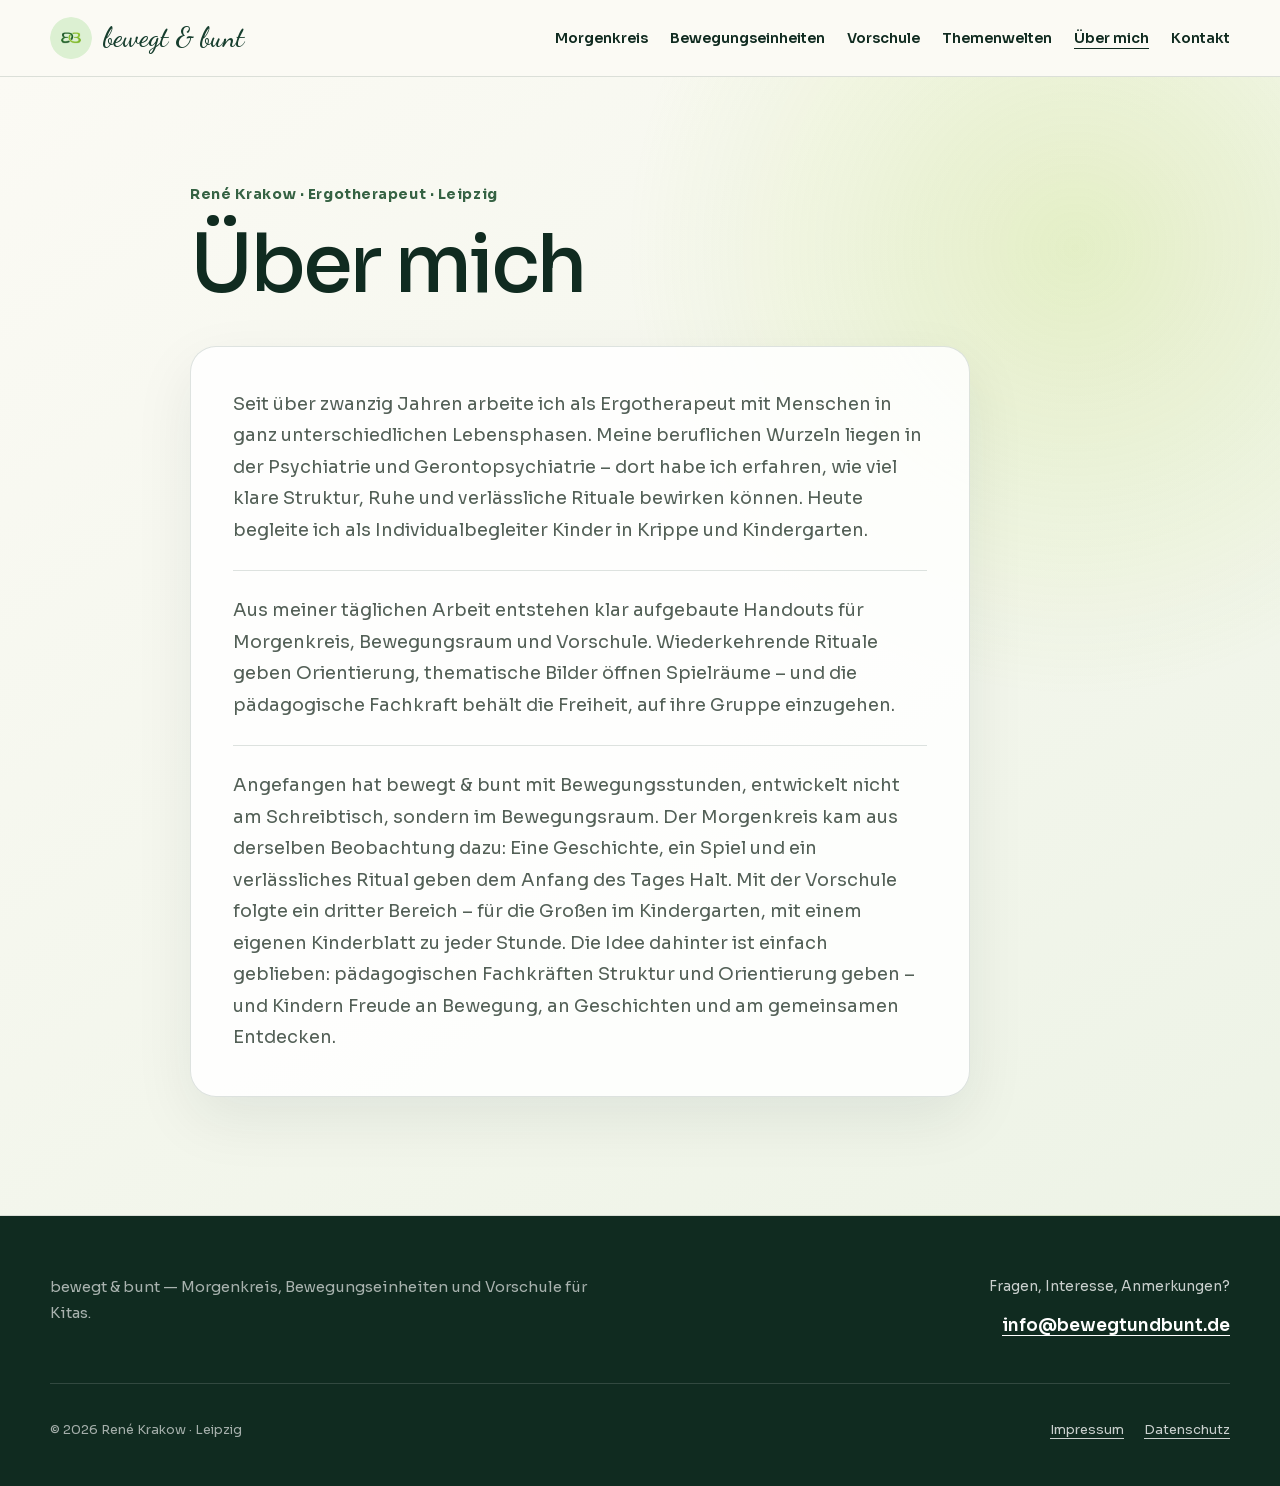
<file: about.html>
<!DOCTYPE html>
<html lang="de">
<head>
  <meta charset="UTF-8" />
  <meta name="viewport" content="width=device-width, initial-scale=1.0" />
  <meta name="theme-color" content="#173e2e" />
  <title>Über mich — bewegt &amp; bunt</title>
  <meta name="description" content="René Krakow, Ergotherapeut aus Leipzig, über die Idee hinter bewegt &amp; bunt: Handouts für Morgenkreis, Bewegungseinheiten und Vorschule, entstanden im Kita-Alltag." />
  <link rel="stylesheet" href="assets/fonts/fonts.css" />
  <style>
    :root {
      --forest:#173e2e;
      --deep:#102b20;
      --moss:#356243;
      --leaf:#a8d13b;
      --cream:#fbfaf4;
      --ink:#223028;
      --muted:#536057;
      --line:rgba(23,62,46,.14);
      --max:1180px;
    }
    *,*::before,*::after{box-sizing:border-box}
    html{scroll-padding-top:104px;scroll-padding-bottom:16px}
    body{margin:0;background:var(--cream);color:var(--ink);font-family:'Sora',-apple-system,BlinkMacSystemFont,sans-serif;font-size:16px;line-height:1.75;-webkit-font-smoothing:antialiased}
    img{display:block;max-width:100%}
    a{color:inherit}
    :focus-visible{outline:3px solid var(--deep);outline-offset:4px;box-shadow:0 0 0 4px var(--cream)}
    .footer :focus-visible{outline-color:var(--leaf);box-shadow:none}
    .nav-shell{position:sticky;top:0;z-index:100;border-bottom:1px solid var(--line);background:rgba(251,250,244,.97);backdrop-filter:blur(12px)}
    .nav{width:min(var(--max),calc(100% - 48px));min-height:76px;margin:0 auto;display:flex;align-items:center;justify-content:space-between;gap:28px}
    .brand{display:inline-flex;align-items:center;gap:11px;min-height:44px;color:var(--forest);text-decoration:none;white-space:nowrap}
    .brand img{width:42px;height:42px;border-radius:50%}
    .brand span{font-family:'Dancing Script',cursive;font-size:27px;font-weight:600}
    .nav-links{display:flex;flex-wrap:wrap;align-items:center;justify-content:flex-end;gap:0 22px}
    .nav-links a{min-height:44px;display:inline-flex;align-items:center;color:var(--deep);font-size:14px;font-weight:600;text-decoration:none;text-underline-offset:5px;white-space:nowrap}
    .nav-links a:hover,.nav-links a[aria-current="page"]{text-decoration:underline}
    .hero{min-height:650px;border-bottom:1px solid var(--line);background:radial-gradient(circle at 84% 15%,rgba(168,209,59,.22),transparent 31%),linear-gradient(145deg,var(--cream),#edf3e6)}
    .about{width:min(900px,calc(100% - 48px));margin:0 auto;padding:105px 0 118px}
    .eyebrow{margin:0 0 16px;color:var(--moss);font-size:14px;font-weight:700;letter-spacing:.04em}
    h1{margin:0 0 40px;color:var(--deep);font-size:clamp(48px,8vw,80px);font-weight:500;line-height:1.04;letter-spacing:-.04em}
    .copy{max-width:780px;padding:42px;border:1px solid var(--line);border-radius:26px;background:rgba(255,255,255,.86);box-shadow:0 22px 60px rgba(16,43,32,.08)}
    .copy p{margin:0;color:var(--muted);font-size:18px}
    .copy p+p{margin-top:24px;padding-top:24px;border-top:1px solid var(--line)}
    .footer{padding:58px 0 34px;background:var(--deep);color:rgba(255,255,255,.78)}
    .footer-inner{width:min(var(--max),calc(100% - 48px));margin:0 auto}
    .footer-top{display:flex;align-items:flex-start;justify-content:space-between;gap:40px;padding-bottom:35px}
    .footer-claim{max-width:540px;margin:0;font-size:15px;color:rgba(255,255,255,.64)}
    .footer-contact{text-align:right}
    .footer-contact p{margin:0 0 6px;font-size:14px}
    .footer-contact a{min-height:44px;display:inline-flex;align-items:center;color:white;font-size:17px;font-weight:600;text-underline-offset:4px}
    .footer-bottom{padding-top:24px;border-top:1px solid rgba(255,255,255,.14);display:flex;justify-content:space-between;align-items:center;gap:24px;color:rgba(255,255,255,.62);font-size:13px}
    .legal{display:flex;gap:20px}
    .legal a{min-height:44px;display:inline-flex;align-items:center;color:rgba(255,255,255,.78);text-underline-offset:4px}
    @media(prefers-reduced-motion:reduce){html{scroll-behavior:auto}}
    @media(max-width:1150px){
      .nav-links{gap:0 18px}
    }
    @media(max-width:860px){
      html{scroll-padding-top:128px}
      .nav{width:min(var(--max),calc(100% - 34px));padding:10px 0;align-items:flex-start}
      .brand img{width:36px;height:36px}
      .brand span{font-size:23px}
      .nav-links{max-width:520px;flex-wrap:wrap;gap:0 17px}
      .nav-links a{font-size:13px}
    }
    @media(max-width:620px){
      html{scroll-padding-top:12px}
      .nav-shell{position:static}
      .nav{display:block;padding:10px 0 6px}
      .brand{margin-bottom:2px}
      .nav-links{max-width:100%;display:grid;grid-template-columns:repeat(3,max-content);justify-content:flex-start;gap:0 15px}
      .nav-links a{font-size:12px}
      .about{width:min(100% - 34px,900px);padding:72px 0 84px}
      .copy{padding:26px}
      .copy p{font-size:16px}
      .footer-top,.footer-bottom{flex-direction:column}
      .footer-bottom{align-items:flex-start;gap:4px}
      .footer-contact{text-align:left}
    }
    @media(max-width:359px){
      .nav-links{grid-template-columns:repeat(2,max-content)}
    }
  </style>
</head>
<body>
  <header class="nav-shell">
    <nav class="nav" aria-label="Hauptnavigation">
      <a class="brand" href="/">
        <img src="assets/images/logo.png" alt="" width="1024" height="1024" />
        <span>bewegt &amp; bunt</span>
      </a>
      <div class="nav-links">
        <a href="/#morgenkreis">Morgenkreis</a>
        <a href="/#bewegungseinheiten">Bewegungseinheiten</a>
        <a href="/#vorschule">Vorschule</a>
        <a href="/#themenwelten">Themenwelten</a>
        <a href="/about.html" aria-current="page">Über mich</a>
        <a href="/contact.html">Kontakt</a>
      </div>
    </nav>
  </header>

  <main class="hero">
    <section class="about">
      <p class="eyebrow">René Krakow · Ergotherapeut · Leipzig</p>
      <h1>Über mich</h1>
      <div class="copy">
        <p>Seit über zwanzig Jahren arbeite ich als Ergotherapeut mit Menschen in ganz unterschiedlichen Lebensphasen. Meine beruflichen Wurzeln liegen in der Psychiatrie und Gerontopsychiatrie – dort habe ich erfahren, wie viel klare Struktur, Ruhe und verlässliche Rituale bewirken können. Heute begleite ich als Individualbegleiter Kinder in Krippe und Kindergarten.</p>
        <p>Aus meiner täglichen Arbeit entstehen klar aufgebaute Handouts für Morgenkreis, Bewegungsraum und Vorschule. Wiederkehrende Rituale geben Orientierung, thematische Bilder öffnen Spielräume – und die pädagogische Fachkraft behält die Freiheit, auf ihre Gruppe einzugehen.</p>
        <p>Angefangen hat bewegt &amp; bunt mit Bewegungsstunden, entwickelt nicht am Schreibtisch, sondern im Bewegungsraum. Der Morgenkreis kam aus derselben Beobachtung dazu: Eine Geschichte, ein Spiel und ein verlässliches Ritual geben dem Anfang des Tages Halt. Mit der Vorschule folgte ein dritter Bereich – für die Großen im Kindergarten, mit einem eigenen Kinderblatt zu jeder Stunde. Die Idee dahinter ist einfach geblieben: pädagogischen Fachkräften Struktur und Orientierung geben – und Kindern Freude an Bewegung, an Geschichten und am gemeinsamen Entdecken.</p>
      </div>
    </section>
  </main>

  <footer class="footer">
    <div class="footer-inner">
      <div class="footer-top">
        <p class="footer-claim">bewegt &amp; bunt — Morgenkreis, Bewegungseinheiten und Vorschule für Kitas.</p>
        <div class="footer-contact">
          <p>Fragen, Interesse, Anmerkungen?</p>
          <a href="mailto:info@bewegtundbunt.de">info@bewegtundbunt.de</a>
        </div>
      </div>
      <div class="footer-bottom">
        <span>© 2026 René Krakow · Leipzig</span>
        <div class="legal">
          <a href="/Impressum.html">Impressum</a>
          <a href="/datenschutz.html">Datenschutz</a>
        </div>
      </div>
    </div>
  </footer>
</body>
</html>
</file>
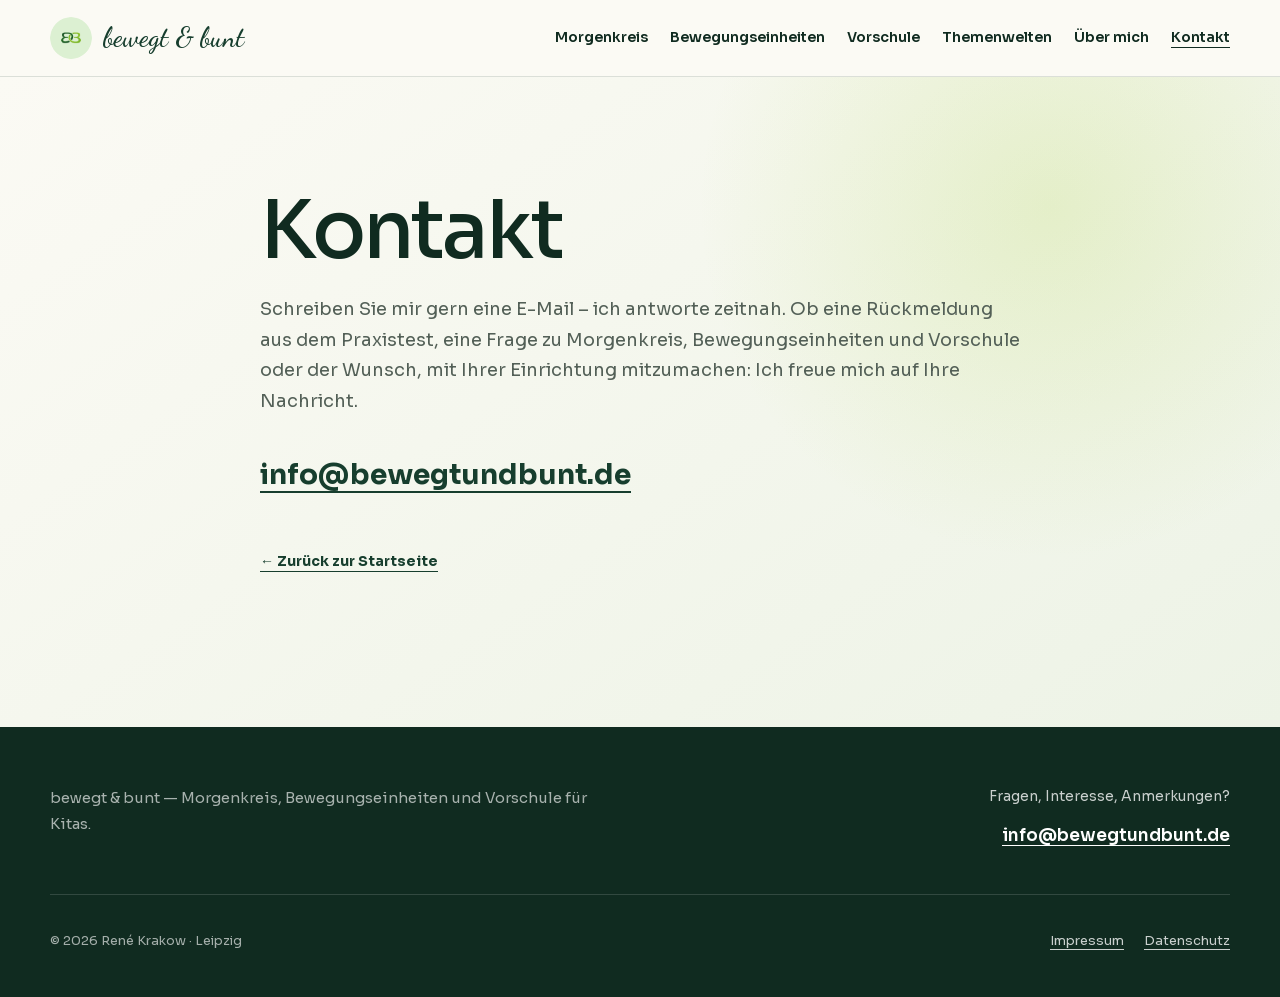
<file: contact.html>
<!DOCTYPE html>
<html lang="de">
<head>
  <meta charset="UTF-8" />
  <meta name="viewport" content="width=device-width, initial-scale=1.0" />
  <meta name="theme-color" content="#173e2e" />
  <title>Kontakt — bewegt &amp; bunt</title>
  <meta name="description" content="Rückmeldung, Frage oder Interesse an bewegt &amp; bunt? Schreiben Sie mir gern eine E-Mail – ich antworte zeitnah." />
  <link rel="stylesheet" href="assets/fonts/fonts.css" />
  <style>
    :root {
      --forest:#173e2e;
      --deep:#102b20;
      --moss:#356243;
      --leaf:#a8d13b;
      --cream:#fbfaf4;
      --ink:#223028;
      --muted:#536057;
      --line:rgba(23,62,46,.14);
      --max:1180px;
    }
    *,*::before,*::after{box-sizing:border-box}
    html{scroll-padding-top:104px;scroll-padding-bottom:16px}
    body{margin:0;background:var(--cream);color:var(--ink);font-family:'Sora',-apple-system,BlinkMacSystemFont,sans-serif;font-size:16px;line-height:1.7;-webkit-font-smoothing:antialiased}
    img{display:block;max-width:100%}
    a{color:inherit}
    :focus-visible{outline:3px solid var(--deep);outline-offset:4px;box-shadow:0 0 0 4px var(--cream)}
    .footer :focus-visible{outline-color:var(--leaf);box-shadow:none}
    .nav-shell{position:sticky;top:0;z-index:100;border-bottom:1px solid var(--line);background:rgba(251,250,244,.97);backdrop-filter:blur(12px)}
    .nav{width:min(var(--max),calc(100% - 48px));min-height:76px;margin:0 auto;display:flex;align-items:center;justify-content:space-between;gap:28px}
    .brand{display:inline-flex;align-items:center;gap:11px;min-height:44px;color:var(--forest);text-decoration:none;white-space:nowrap}
    .brand img{width:42px;height:42px;border-radius:50%}
    .brand span{font-family:'Dancing Script',cursive;font-size:27px;font-weight:600}
    .nav-links{display:flex;flex-wrap:wrap;align-items:center;justify-content:flex-end;gap:0 22px}
    .nav-links a{min-height:44px;display:inline-flex;align-items:center;color:var(--deep);font-size:14px;font-weight:600;text-decoration:none;text-underline-offset:5px;white-space:nowrap}
    .nav-links a:hover,.nav-links a[aria-current="page"]{text-decoration:underline}
    main{min-height:650px;background:radial-gradient(circle at 82% 20%,rgba(168,209,59,.2),transparent 30%),linear-gradient(145deg,var(--cream),#edf3e6)}
    .contact{width:min(760px,calc(100% - 48px));margin:0 auto;padding:112px 0 124px}
    h1{margin:0 0 22px;color:var(--deep);font-size:clamp(48px,8vw,80px);font-weight:500;line-height:1.04;letter-spacing:-.04em}
    .contact p{margin:0 0 34px;color:var(--muted);font-size:18px}
    .email{display:inline-flex;align-items:center;min-height:44px;color:var(--forest);font-size:clamp(19px,4vw,28px);font-weight:700;text-decoration-thickness:2px;text-underline-offset:7px}
    .back{display:flex;align-items:center;min-height:44px;width:max-content;margin-top:42px;color:var(--forest);font-size:14px;font-weight:700;text-underline-offset:5px}
    .footer{padding:58px 0 34px;background:var(--deep);color:rgba(255,255,255,.78)}
    .footer-inner{width:min(var(--max),calc(100% - 48px));margin:0 auto}
    .footer-top{display:flex;align-items:flex-start;justify-content:space-between;gap:40px;padding-bottom:35px}
    .footer-claim{max-width:540px;margin:0;font-size:15px;color:rgba(255,255,255,.64)}
    .footer-contact{text-align:right}
    .footer-contact p{margin:0 0 6px;color:rgba(255,255,255,.78);font-size:14px}
    .footer-contact a{min-height:44px;display:inline-flex;align-items:center;color:white;font-size:17px;font-weight:600;text-underline-offset:4px}
    .footer-bottom{padding-top:24px;border-top:1px solid rgba(255,255,255,.14);display:flex;justify-content:space-between;align-items:center;gap:24px;color:rgba(255,255,255,.62);font-size:13px}
    .legal{display:flex;gap:20px}
    .legal a{min-height:44px;display:inline-flex;align-items:center;color:rgba(255,255,255,.78);text-underline-offset:4px}
    @media(prefers-reduced-motion:reduce){html{scroll-behavior:auto}}
    @media(max-width:1150px){
      .nav-links{gap:0 18px}
    }
    @media(max-width:860px){
      html{scroll-padding-top:128px}
      .nav{width:min(var(--max),calc(100% - 34px));padding:10px 0;align-items:flex-start}
      .brand img{width:36px;height:36px}
      .brand span{font-size:23px}
      .nav-links{max-width:520px;flex-wrap:wrap;gap:0 17px}
      .nav-links a{font-size:13px}
    }
    @media(max-width:620px){
      html{scroll-padding-top:12px}
      .nav-shell{position:static}
      .nav{display:block;padding:10px 0 6px}
      .brand{margin-bottom:2px}
      .nav-links{max-width:100%;display:grid;grid-template-columns:repeat(3,max-content);justify-content:flex-start;gap:0 15px}
      .nav-links a{font-size:12px}
      .contact{width:min(100% - 34px,760px);padding:76px 0 90px}
      .contact p{font-size:16px}
      .footer-top,.footer-bottom{flex-direction:column}
      .footer-bottom{align-items:flex-start;gap:4px}
      .footer-contact{text-align:left}
    }
    @media(max-width:359px){
      .nav-links{grid-template-columns:repeat(2,max-content)}
    }
  </style>
</head>
<body>
  <header class="nav-shell">
    <nav class="nav" aria-label="Hauptnavigation">
      <a class="brand" href="/">
        <img src="assets/images/logo.png" alt="" width="1024" height="1024" />
        <span>bewegt &amp; bunt</span>
      </a>
      <div class="nav-links">
        <a href="/#morgenkreis">Morgenkreis</a>
        <a href="/#bewegungseinheiten">Bewegungseinheiten</a>
        <a href="/#vorschule">Vorschule</a>
        <a href="/#themenwelten">Themenwelten</a>
        <a href="/about.html">Über mich</a>
        <a href="/contact.html" aria-current="page">Kontakt</a>
      </div>
    </nav>
  </header>

  <main>
    <section class="contact">
      <h1>Kontakt</h1>
      <p>Schreiben Sie mir gern eine E-Mail – ich antworte zeitnah. Ob eine Rückmeldung aus dem Praxistest, eine Frage zu Morgenkreis, Bewegungseinheiten und Vorschule oder der Wunsch, mit Ihrer Einrichtung mitzumachen: Ich freue mich auf Ihre Nachricht.</p>
      <a class="email" href="mailto:info@bewegtundbunt.de">info@bewegtundbunt.de</a>
      <a class="back" href="/">← Zurück zur Startseite</a>
    </section>
  </main>

  <footer class="footer">
    <div class="footer-inner">
      <div class="footer-top">
        <p class="footer-claim">bewegt &amp; bunt — Morgenkreis, Bewegungseinheiten und Vorschule für Kitas.</p>
        <div class="footer-contact">
          <p>Fragen, Interesse, Anmerkungen?</p>
          <a href="mailto:info@bewegtundbunt.de">info@bewegtundbunt.de</a>
        </div>
      </div>
      <div class="footer-bottom">
        <span>© 2026 René Krakow · Leipzig</span>
        <div class="legal">
          <a href="/Impressum.html">Impressum</a>
          <a href="/datenschutz.html">Datenschutz</a>
        </div>
      </div>
    </div>
  </footer>
</body>
</html>
</file>
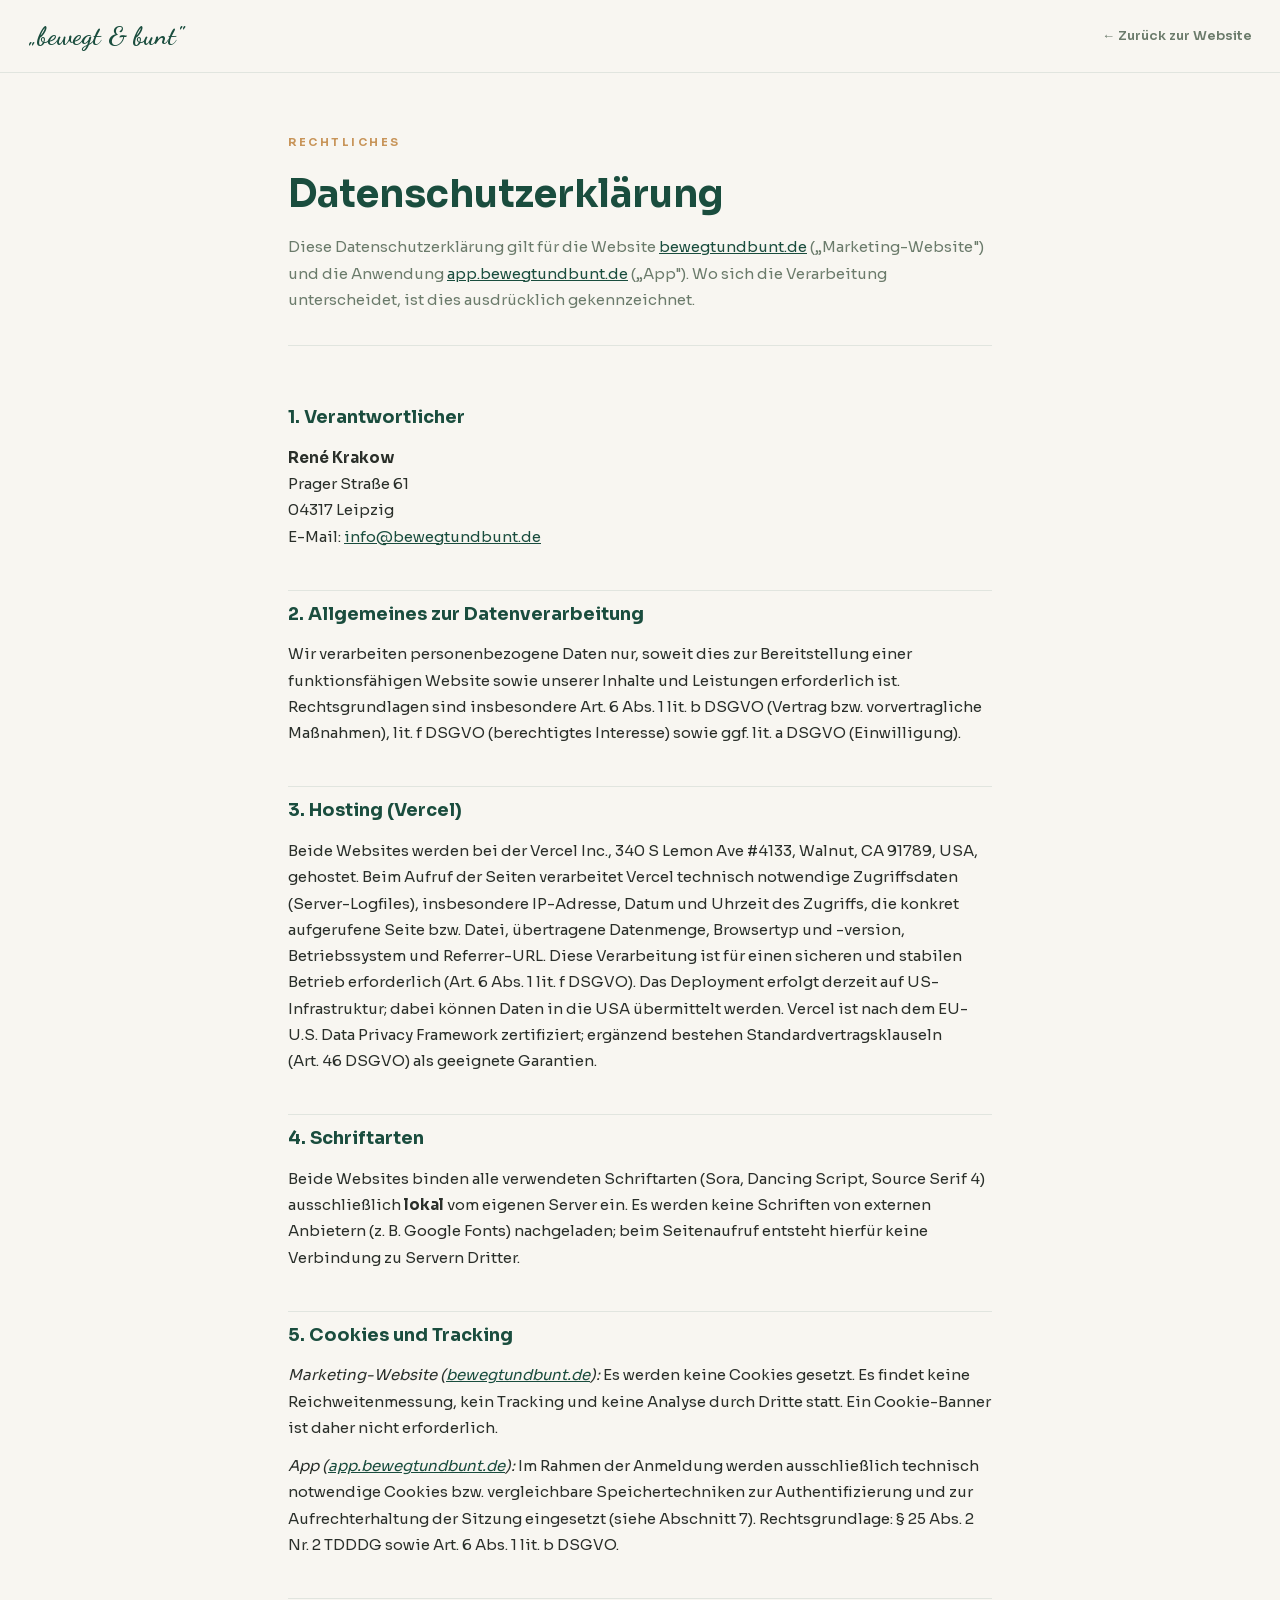
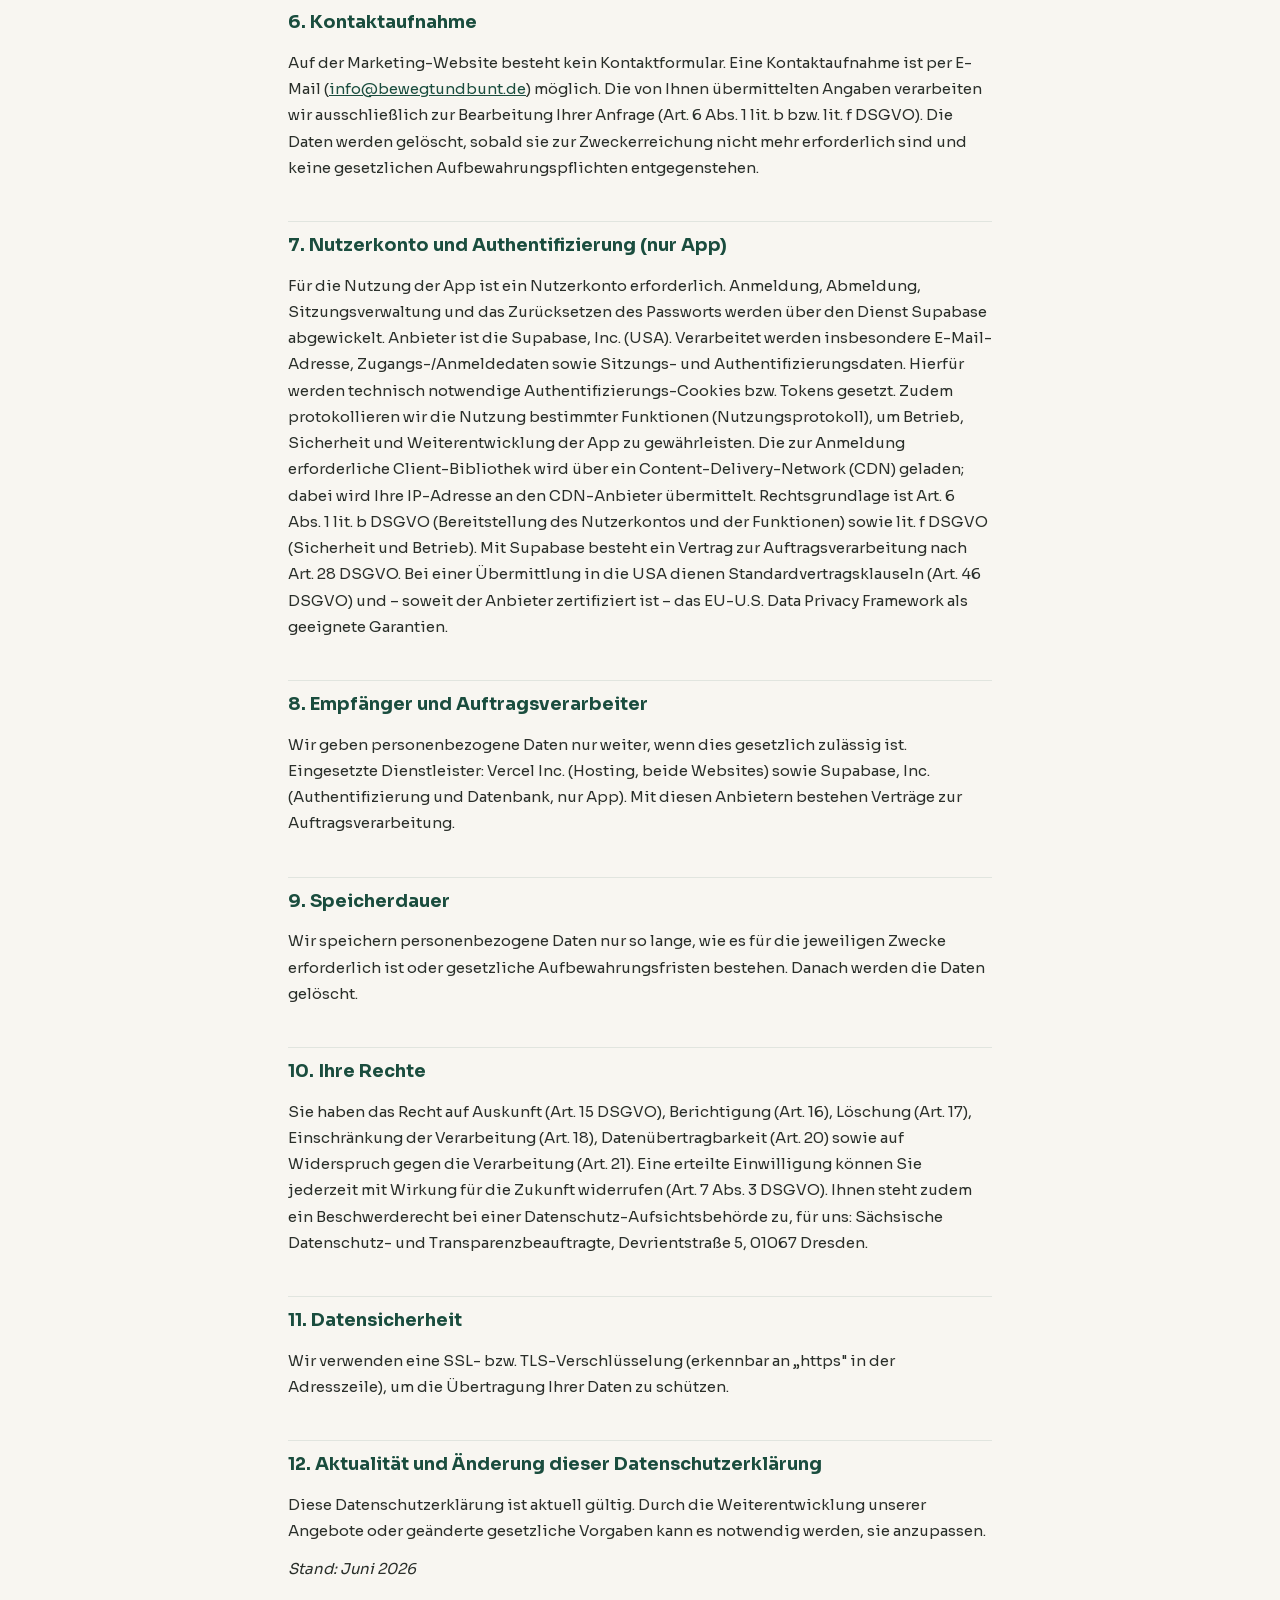
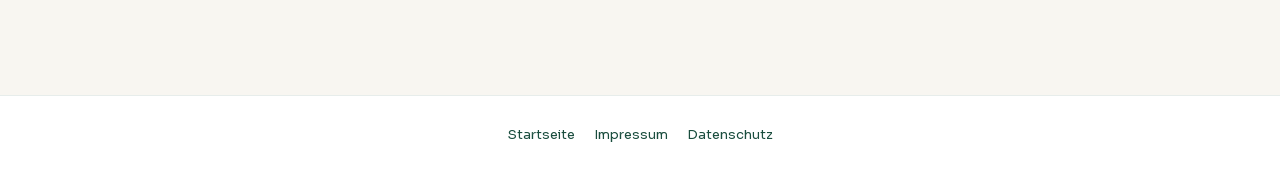
<file: datenschutz.html>
<!doctype html>
<html lang="de">
<head>
  <meta charset="utf-8" />
  <meta name="viewport" content="width=device-width, initial-scale=1" />
  <title>Datenschutz – bewegt & bunt</title>
  <link rel="icon" type="image/svg+xml" href="data:image/svg+xml,<svg xmlns='http://www.w3.org/2000/svg' viewBox='0 0 100 100'><text y='.9em' font-size='90'>🌿</text></svg>">
  <link rel="stylesheet" href="assets/fonts/fonts.css">
  <style>
    :root { --primary:#1A4D3E; --accent:#C8955A; --bg:#F8F6F1; --text:#2A2F2A; --muted:#6B7B6B; --border:rgba(26,77,62,0.10); }
    *,*::before,*::after{box-sizing:border-box;margin:0;padding:0;}
    body{font-family:'Sora',sans-serif;background:var(--bg);color:var(--text);line-height:1.7;}
    header{background:rgba(248,246,241,0.95);backdrop-filter:blur(14px);border-bottom:1px solid var(--border);padding:14px 28px;display:flex;align-items:center;justify-content:space-between;position:sticky;top:0;z-index:100;}
    .brand{font-family:'Dancing Script',cursive;font-size:26px;font-weight:700;color:var(--primary);text-decoration:none;}
    .back{font-size:13px;color:var(--muted);text-decoration:none;font-weight:600;}
    .back:hover{color:var(--primary);}
    .wrap{max-width:760px;margin:0 auto;padding:60px 28px 100px;}
    .label{font-size:11px;font-weight:700;text-transform:uppercase;letter-spacing:2.5px;color:var(--accent);margin-bottom:10px;display:block;}
    h1{font-size:clamp(28px,4vw,38px);color:var(--primary);font-weight:700;margin-bottom:8px;}
    .intro{font-size:15px;color:var(--muted);margin-bottom:48px;padding-bottom:32px;border-bottom:1px solid var(--border);}
    h2{font-size:18px;color:var(--primary);font-weight:700;margin:40px 0 12px;padding-top:8px;border-top:1px solid var(--border);}
    h2:first-of-type{border-top:none;}
    p,li{font-size:15px;color:var(--text);line-height:1.75;margin-bottom:12px;}
    ul{padding-left:20px;margin-bottom:12px;list-style:none;}
    ul li::before{content:"— ";margin-left:-20px;}
    a{color:var(--primary);}
    footer{border-top:1px solid var(--border);padding:28px;text-align:center;font-size:13px;color:var(--muted);background:#fff;}
    footer a{color:var(--primary);text-decoration:none;margin:0 8px;}
  </style>
</head>
<body>

<script>
  if (window.location.hostname.includes('staging')) {
    var banner = document.createElement('div');
    banner.innerHTML = '🛠️ TESTUMGEBUNG – keine Live-Seite';
    banner.style.cssText = 'position:fixed;top:0;left:0;width:100%;background:#ff6b00;color:white;text-align:center;padding:8px;font-weight:bold;font-size:14px;z-index:99999;';
    document.body.appendChild(banner);
  }
</script>
<header>
  <a class="brand" href="/">„bewegt & bunt"</a>
  <a class="back" href="/">← Zurück zur Website</a>
</header>
<div class="wrap">
  <span class="label">Rechtliches</span>
  <h1>Datenschutzerklärung</h1>
  <p class="intro">Diese Datenschutzerklärung gilt für die Website <a href="https://bewegtundbunt.de" rel="noopener">bewegtundbunt.de</a> („Marketing-Website") und die Anwendung <a href="https://app.bewegtundbunt.de" rel="noopener">app.bewegtundbunt.de</a> („App"). Wo sich die Verarbeitung unterscheidet, ist dies ausdrücklich gekennzeichnet.</p>

  <h2>1. Verantwortlicher</h2>
  <p><strong>René Krakow</strong><br>
  Prager Straße 61<br>
  04317 Leipzig<br>
  E-Mail: <a href="mailto:info@bewegtundbunt.de">info@bewegtundbunt.de</a></p>

  <h2>2. Allgemeines zur Datenverarbeitung</h2>
  <p>Wir verarbeiten personenbezogene Daten nur, soweit dies zur Bereitstellung einer funktionsfähigen Website sowie unserer Inhalte und Leistungen erforderlich ist. Rechtsgrundlagen sind insbesondere Art.&nbsp;6 Abs.&nbsp;1 lit.&nbsp;b DSGVO (Vertrag bzw. vorvertragliche Maßnahmen), lit.&nbsp;f DSGVO (berechtigtes Interesse) sowie ggf. lit.&nbsp;a DSGVO (Einwilligung).</p>

  <h2>3. Hosting (Vercel)</h2>
  <p>Beide Websites werden bei der Vercel Inc., 340 S Lemon Ave #4133, Walnut, CA 91789, USA, gehostet. Beim Aufruf der Seiten verarbeitet Vercel technisch notwendige Zugriffsdaten (Server-Logfiles), insbesondere IP-Adresse, Datum und Uhrzeit des Zugriffs, die konkret aufgerufene Seite bzw. Datei, übertragene Datenmenge, Browsertyp und -version, Betriebssystem und Referrer-URL. Diese Verarbeitung ist für einen sicheren und stabilen Betrieb erforderlich (Art.&nbsp;6 Abs.&nbsp;1 lit.&nbsp;f DSGVO). Das Deployment erfolgt derzeit auf US-Infrastruktur; dabei können Daten in die USA übermittelt werden. Vercel ist nach dem EU-U.S. Data Privacy Framework zertifiziert; ergänzend bestehen Standardvertragsklauseln (Art.&nbsp;46 DSGVO) als geeignete Garantien.</p>

  <h2>4. Schriftarten</h2>
  <p>Beide Websites binden alle verwendeten Schriftarten (Sora, Dancing Script, Source Serif 4) ausschließlich <strong>lokal</strong> vom eigenen Server ein. Es werden keine Schriften von externen Anbietern (z.&nbsp;B. Google Fonts) nachgeladen; beim Seitenaufruf entsteht hierfür keine Verbindung zu Servern Dritter.</p>

  <h2>5. Cookies und Tracking</h2>
  <p><em>Marketing-Website (<a href="https://bewegtundbunt.de" rel="noopener">bewegtundbunt.de</a>):</em> Es werden keine Cookies gesetzt. Es findet keine Reichweitenmessung, kein Tracking und keine Analyse durch Dritte statt. Ein Cookie-Banner ist daher nicht erforderlich.</p>
  <p><em>App (<a href="https://app.bewegtundbunt.de" rel="noopener">app.bewegtundbunt.de</a>):</em> Im Rahmen der Anmeldung werden ausschließlich technisch notwendige Cookies bzw. vergleichbare Speichertechniken zur Authentifizierung und zur Aufrechterhaltung der Sitzung eingesetzt (siehe Abschnitt 7). Rechtsgrundlage: §&nbsp;25 Abs.&nbsp;2 Nr.&nbsp;2 TDDDG sowie Art.&nbsp;6 Abs.&nbsp;1 lit.&nbsp;b DSGVO.</p>

  <h2>6. Kontaktaufnahme</h2>
  <p>Auf der Marketing-Website besteht kein Kontaktformular. Eine Kontaktaufnahme ist per E-Mail (<a href="mailto:info@bewegtundbunt.de">info@bewegtundbunt.de</a>) möglich. Die von Ihnen übermittelten Angaben verarbeiten wir ausschließlich zur Bearbeitung Ihrer Anfrage (Art.&nbsp;6 Abs.&nbsp;1 lit.&nbsp;b bzw. lit.&nbsp;f DSGVO). Die Daten werden gelöscht, sobald sie zur Zweckerreichung nicht mehr erforderlich sind und keine gesetzlichen Aufbewahrungspflichten entgegenstehen.</p>

  <h2>7. Nutzerkonto und Authentifizierung (nur App)</h2>
  <p>Für die Nutzung der App ist ein Nutzerkonto erforderlich. Anmeldung, Abmeldung, Sitzungsverwaltung und das Zurücksetzen des Passworts werden über den Dienst Supabase abgewickelt. Anbieter ist die Supabase, Inc. (USA). Verarbeitet werden insbesondere E-Mail-Adresse, Zugangs-/Anmeldedaten sowie Sitzungs- und Authentifizierungsdaten. Hierfür werden technisch notwendige Authentifizierungs-Cookies bzw. Tokens gesetzt. Zudem protokollieren wir die Nutzung bestimmter Funktionen (Nutzungsprotokoll), um Betrieb, Sicherheit und Weiterentwicklung der App zu gewährleisten. Die zur Anmeldung erforderliche Client-Bibliothek wird über ein Content-Delivery-Network (CDN) geladen; dabei wird Ihre IP-Adresse an den CDN-Anbieter übermittelt. Rechtsgrundlage ist Art.&nbsp;6 Abs.&nbsp;1 lit.&nbsp;b DSGVO (Bereitstellung des Nutzerkontos und der Funktionen) sowie lit.&nbsp;f DSGVO (Sicherheit und Betrieb). Mit Supabase besteht ein Vertrag zur Auftragsverarbeitung nach Art.&nbsp;28 DSGVO. Bei einer Übermittlung in die USA dienen Standardvertragsklauseln (Art.&nbsp;46 DSGVO) und – soweit der Anbieter zertifiziert ist – das EU-U.S. Data Privacy Framework als geeignete Garantien.</p>

  <h2>8. Empfänger und Auftragsverarbeiter</h2>
  <p>Wir geben personenbezogene Daten nur weiter, wenn dies gesetzlich zulässig ist. Eingesetzte Dienstleister: Vercel Inc. (Hosting, beide Websites) sowie Supabase, Inc. (Authentifizierung und Datenbank, nur App). Mit diesen Anbietern bestehen Verträge zur Auftragsverarbeitung.</p>

  <h2>9. Speicherdauer</h2>
  <p>Wir speichern personenbezogene Daten nur so lange, wie es für die jeweiligen Zwecke erforderlich ist oder gesetzliche Aufbewahrungsfristen bestehen. Danach werden die Daten gelöscht.</p>

  <h2>10. Ihre Rechte</h2>
  <p>Sie haben das Recht auf Auskunft (Art.&nbsp;15 DSGVO), Berichtigung (Art.&nbsp;16), Löschung (Art.&nbsp;17), Einschränkung der Verarbeitung (Art.&nbsp;18), Datenübertragbarkeit (Art.&nbsp;20) sowie auf Widerspruch gegen die Verarbeitung (Art.&nbsp;21). Eine erteilte Einwilligung können Sie jederzeit mit Wirkung für die Zukunft widerrufen (Art.&nbsp;7 Abs.&nbsp;3 DSGVO). Ihnen steht zudem ein Beschwerderecht bei einer Datenschutz-Aufsichtsbehörde zu, für uns: Sächsische Datenschutz- und Transparenzbeauftragte, Devrientstraße 5, 01067 Dresden.</p>

  <h2>11. Datensicherheit</h2>
  <p>Wir verwenden eine SSL- bzw. TLS-Verschlüsselung (erkennbar an „https" in der Adresszeile), um die Übertragung Ihrer Daten zu schützen.</p>

  <h2>12. Aktualität und Änderung dieser Datenschutzerklärung</h2>
  <p>Diese Datenschutzerklärung ist aktuell gültig. Durch die Weiterentwicklung unserer Angebote oder geänderte gesetzliche Vorgaben kann es notwendig werden, sie anzupassen.</p>
  <p><em>Stand: Juni 2026</em></p>
</div>

<footer>
  <a href="/">Startseite</a>
  <a href="/Impressum.html">Impressum</a>
  <a href="/datenschutz.html">Datenschutz</a>
</footer>

</body>
</html>
</file>
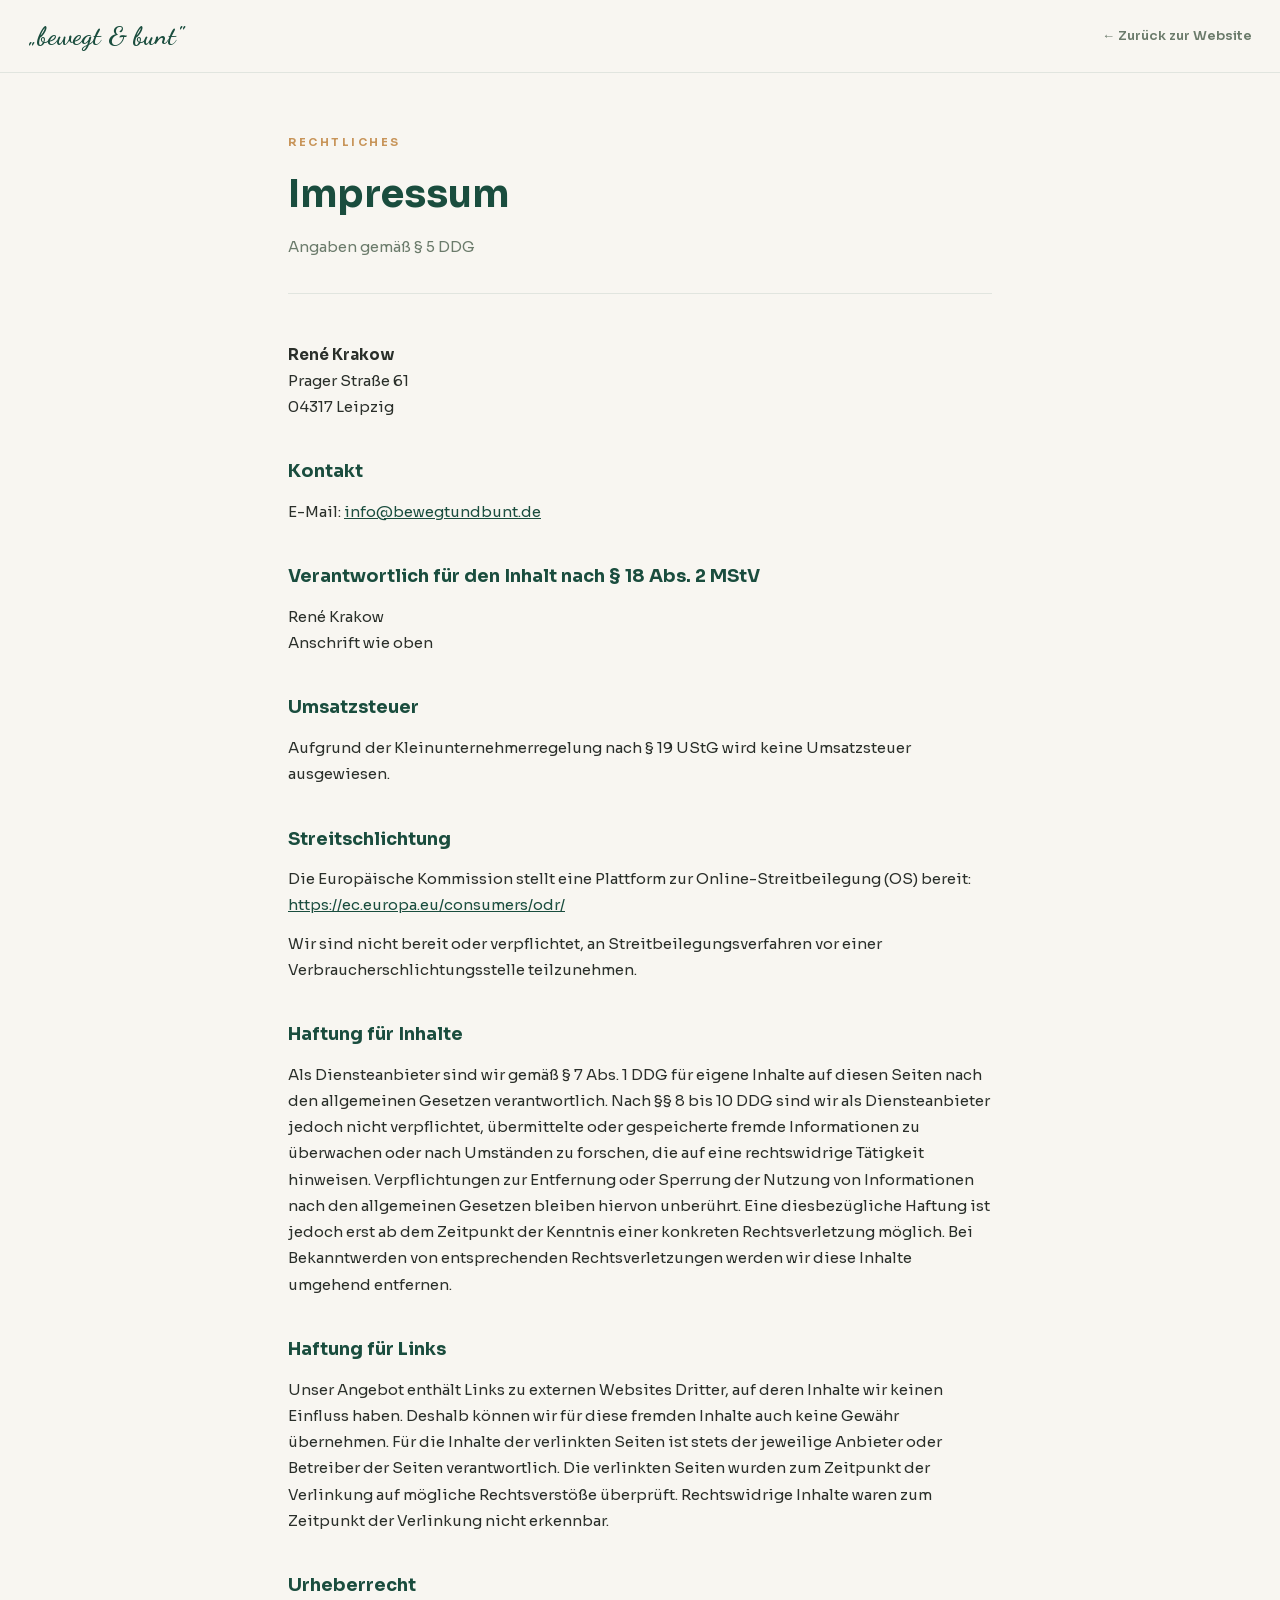
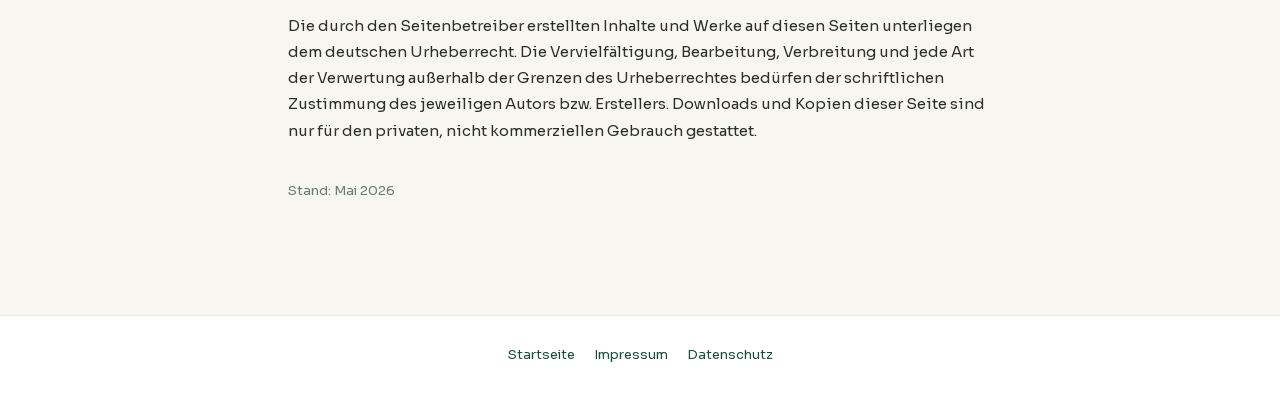
<file: Impressum.html>
<!doctype html>
<html lang="de">
<head>
  <meta charset="utf-8" />
  <meta name="viewport" content="width=device-width, initial-scale=1" />
  <title>Impressum – bewegt & bunt</title>
  <link rel="icon" type="image/svg+xml" href="data:image/svg+xml,<svg xmlns='http://www.w3.org/2000/svg' viewBox='0 0 100 100'><text y='.9em' font-size='90'>🌿</text></svg>">
  <link rel="stylesheet" href="assets/fonts/fonts.css">
  <style>
    :root { --primary:#1A4D3E; --accent:#C8955A; --bg:#F8F6F1; --text:#2A2F2A; --muted:#6B7B6B; --border:rgba(26,77,62,0.10); }
    *,*::before,*::after{box-sizing:border-box;margin:0;padding:0;}
    body{font-family:'Sora',sans-serif;background:var(--bg);color:var(--text);line-height:1.7;}
    header{background:rgba(248,246,241,0.95);backdrop-filter:blur(14px);border-bottom:1px solid var(--border);padding:14px 28px;display:flex;align-items:center;justify-content:space-between;position:sticky;top:0;z-index:100;}
    .brand{font-family:'Dancing Script',cursive;font-size:26px;font-weight:700;color:var(--primary);text-decoration:none;}
    .back{font-size:13px;color:var(--muted);text-decoration:none;font-weight:600;}
    .back:hover{color:var(--primary);}
    .wrap{max-width:760px;margin:0 auto;padding:60px 28px 100px;}
    .label{font-size:11px;font-weight:700;text-transform:uppercase;letter-spacing:2.5px;color:var(--accent);margin-bottom:10px;display:block;}
    h1{font-size:clamp(28px,4vw,38px);color:var(--primary);font-weight:700;margin-bottom:8px;}
    .intro{font-size:15px;color:var(--muted);margin-bottom:48px;padding-bottom:32px;border-bottom:1px solid var(--border);}
    h2{font-size:18px;color:var(--primary);font-weight:700;margin:36px 0 12px;}
    p{font-size:15px;color:var(--text);line-height:1.75;margin-bottom:12px;}
    a{color:var(--primary);}
    footer{border-top:1px solid var(--border);padding:28px;text-align:center;font-size:13px;color:var(--muted);background:#fff;}
    footer a{color:var(--primary);text-decoration:none;margin:0 8px;}
  </style>
</head>
<body>

<script>
  if (window.location.hostname.includes('staging')) {
    var banner = document.createElement('div');
    banner.innerHTML = '🛠️ TESTUMGEBUNG – keine Live-Seite';
    banner.style.cssText = 'position:fixed;top:0;left:0;width:100%;background:#ff6b00;color:white;text-align:center;padding:8px;font-weight:bold;font-size:14px;z-index:99999;';
    document.body.appendChild(banner);
  }
</script>
<header>
  <a class="brand" href="/">„bewegt & bunt"</a>
  <a class="back" href="/">← Zurück zur Website</a>
</header>
<div class="wrap">
  <span class="label">Rechtliches</span>
  <h1>Impressum</h1>
  <p class="intro">Angaben gemäß § 5 DDG</p>

  <p><strong>René Krakow</strong><br>
  Prager Straße 61<br>
  04317 Leipzig</p>

  <h2>Kontakt</h2>
  <p>E-Mail: <a href="mailto:info@bewegtundbunt.de">info@bewegtundbunt.de</a></p>

  <h2>Verantwortlich für den Inhalt nach § 18 Abs. 2 MStV</h2>
  <p>René Krakow<br>
  Anschrift wie oben</p>

  <h2>Umsatzsteuer</h2>
  <p>Aufgrund der Kleinunternehmerregelung nach § 19 UStG wird keine Umsatzsteuer ausgewiesen.</p>

  <h2>Streitschlichtung</h2>
  <p>Die Europäische Kommission stellt eine Plattform zur Online-Streitbeilegung (OS) bereit: <a href="https://ec.europa.eu/consumers/odr/" target="_blank" rel="noopener">https://ec.europa.eu/consumers/odr/</a></p>
  <p>Wir sind nicht bereit oder verpflichtet, an Streitbeilegungsverfahren vor einer Verbraucherschlichtungsstelle teilzunehmen.</p>

  <h2>Haftung für Inhalte</h2>
  <p>Als Diensteanbieter sind wir gemäß § 7 Abs. 1 DDG für eigene Inhalte auf diesen Seiten nach den allgemeinen Gesetzen verantwortlich. Nach §§ 8 bis 10 DDG sind wir als Diensteanbieter jedoch nicht verpflichtet, übermittelte oder gespeicherte fremde Informationen zu überwachen oder nach Umständen zu forschen, die auf eine rechtswidrige Tätigkeit hinweisen. Verpflichtungen zur Entfernung oder Sperrung der Nutzung von Informationen nach den allgemeinen Gesetzen bleiben hiervon unberührt. Eine diesbezügliche Haftung ist jedoch erst ab dem Zeitpunkt der Kenntnis einer konkreten Rechtsverletzung möglich. Bei Bekanntwerden von entsprechenden Rechtsverletzungen werden wir diese Inhalte umgehend entfernen.</p>

  <h2>Haftung für Links</h2>
  <p>Unser Angebot enthält Links zu externen Websites Dritter, auf deren Inhalte wir keinen Einfluss haben. Deshalb können wir für diese fremden Inhalte auch keine Gewähr übernehmen. Für die Inhalte der verlinkten Seiten ist stets der jeweilige Anbieter oder Betreiber der Seiten verantwortlich. Die verlinkten Seiten wurden zum Zeitpunkt der Verlinkung auf mögliche Rechtsverstöße überprüft. Rechtswidrige Inhalte waren zum Zeitpunkt der Verlinkung nicht erkennbar.</p>

  <h2>Urheberrecht</h2>
  <p>Die durch den Seitenbetreiber erstellten Inhalte und Werke auf diesen Seiten unterliegen dem deutschen Urheberrecht. Die Vervielfältigung, Bearbeitung, Verbreitung und jede Art der Verwertung außerhalb der Grenzen des Urheberrechtes bedürfen der schriftlichen Zustimmung des jeweiligen Autors bzw. Erstellers. Downloads und Kopien dieser Seite sind nur für den privaten, nicht kommerziellen Gebrauch gestattet.</p>

  <p style="margin-top:36px;font-size:13px;color:var(--muted);">Stand: Mai 2026</p>
</div>

<footer>
  <a href="/">Startseite</a>
  <a href="/Impressum.html">Impressum</a>
  <a href="/datenschutz.html">Datenschutz</a>
</footer>

</body>
</html>
</file>
<file: assets/fonts/fonts.css>
/* Lokal gehostete Schriften — kein externer Datentransfer */

@font-face {
  font-family: 'Sora';
  font-style: normal;
  font-weight: 400 700;
  font-display: swap;
  src: url('sora-variable.woff2') format('woff2');
}

@font-face {
  font-family: 'Dancing Script';
  font-style: normal;
  font-weight: 600 700;
  font-display: swap;
  src: url('dancing-script-variable.woff2') format('woff2');
}

@font-face {
  font-family: 'Source Serif 4';
  font-style: italic;
  font-weight: 400;
  font-display: swap;
  src: url('source-serif-4-italic.woff') format('woff');
}
</file>
